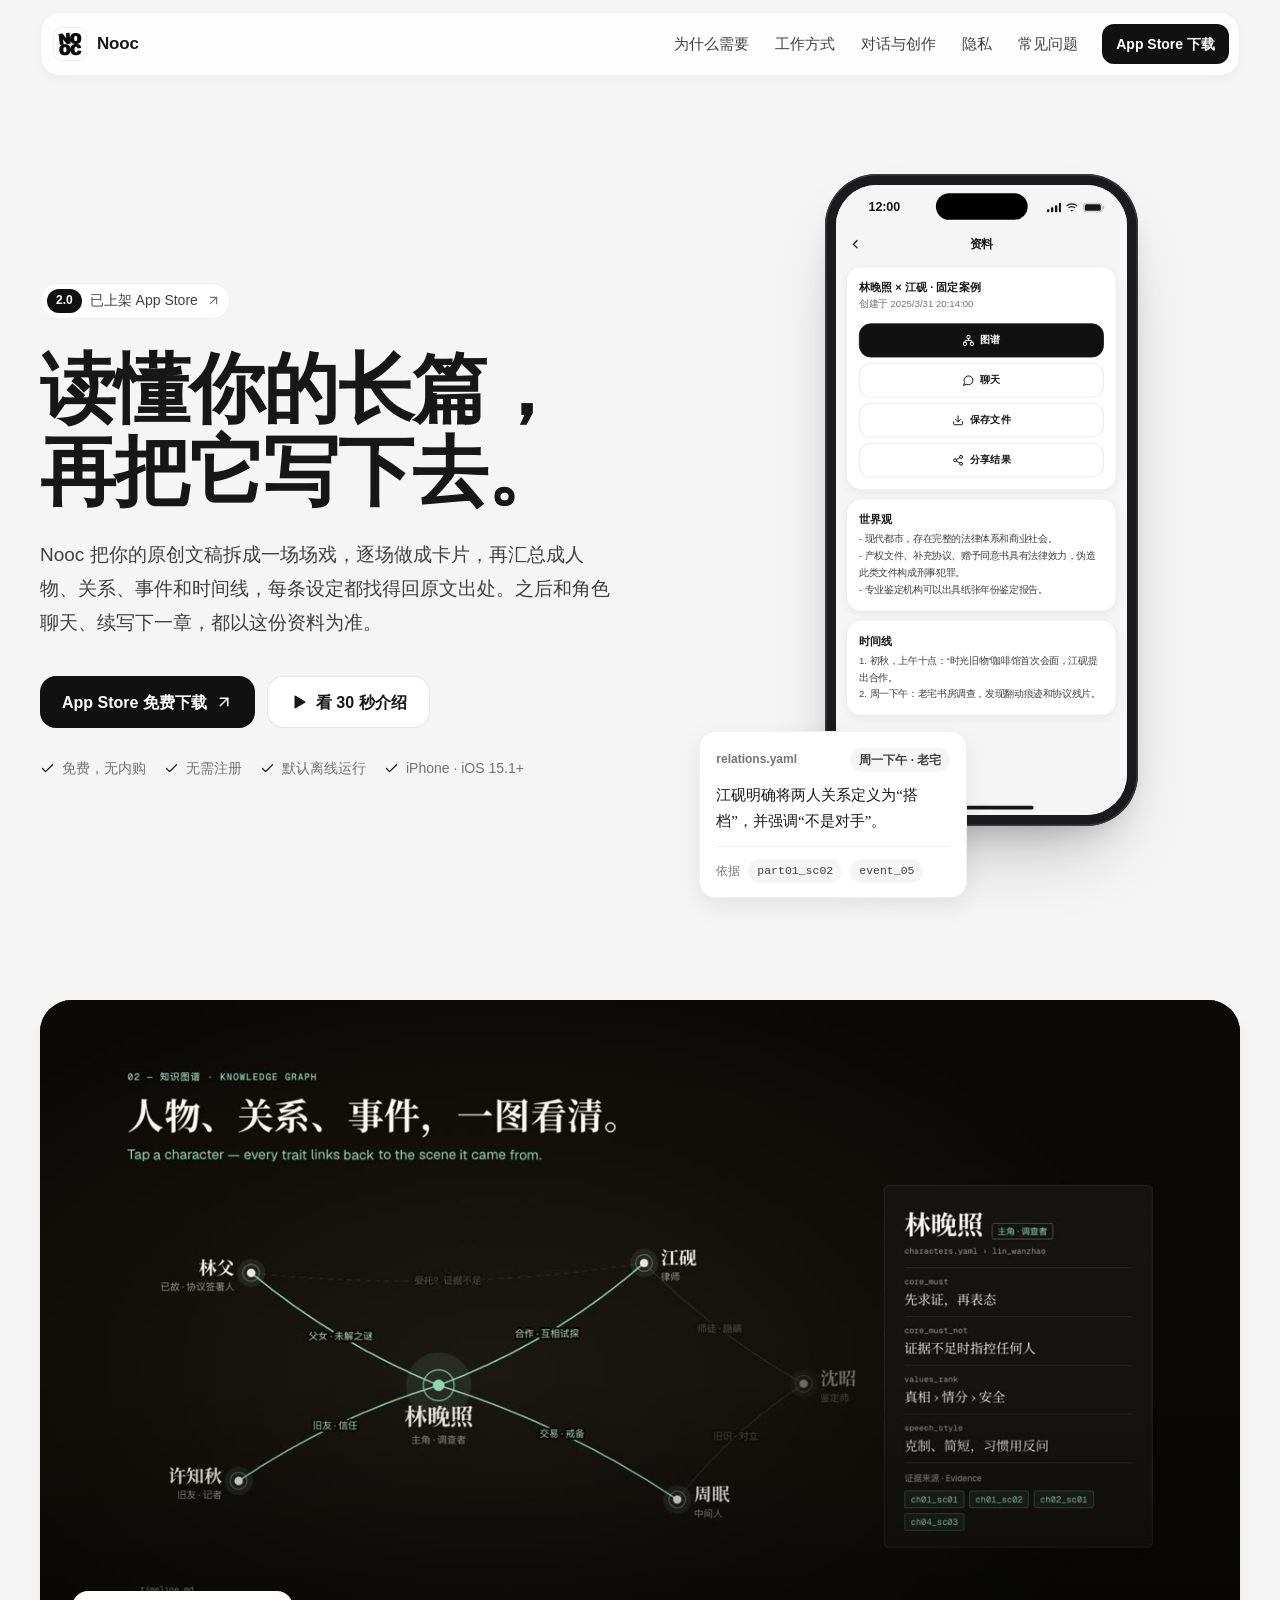
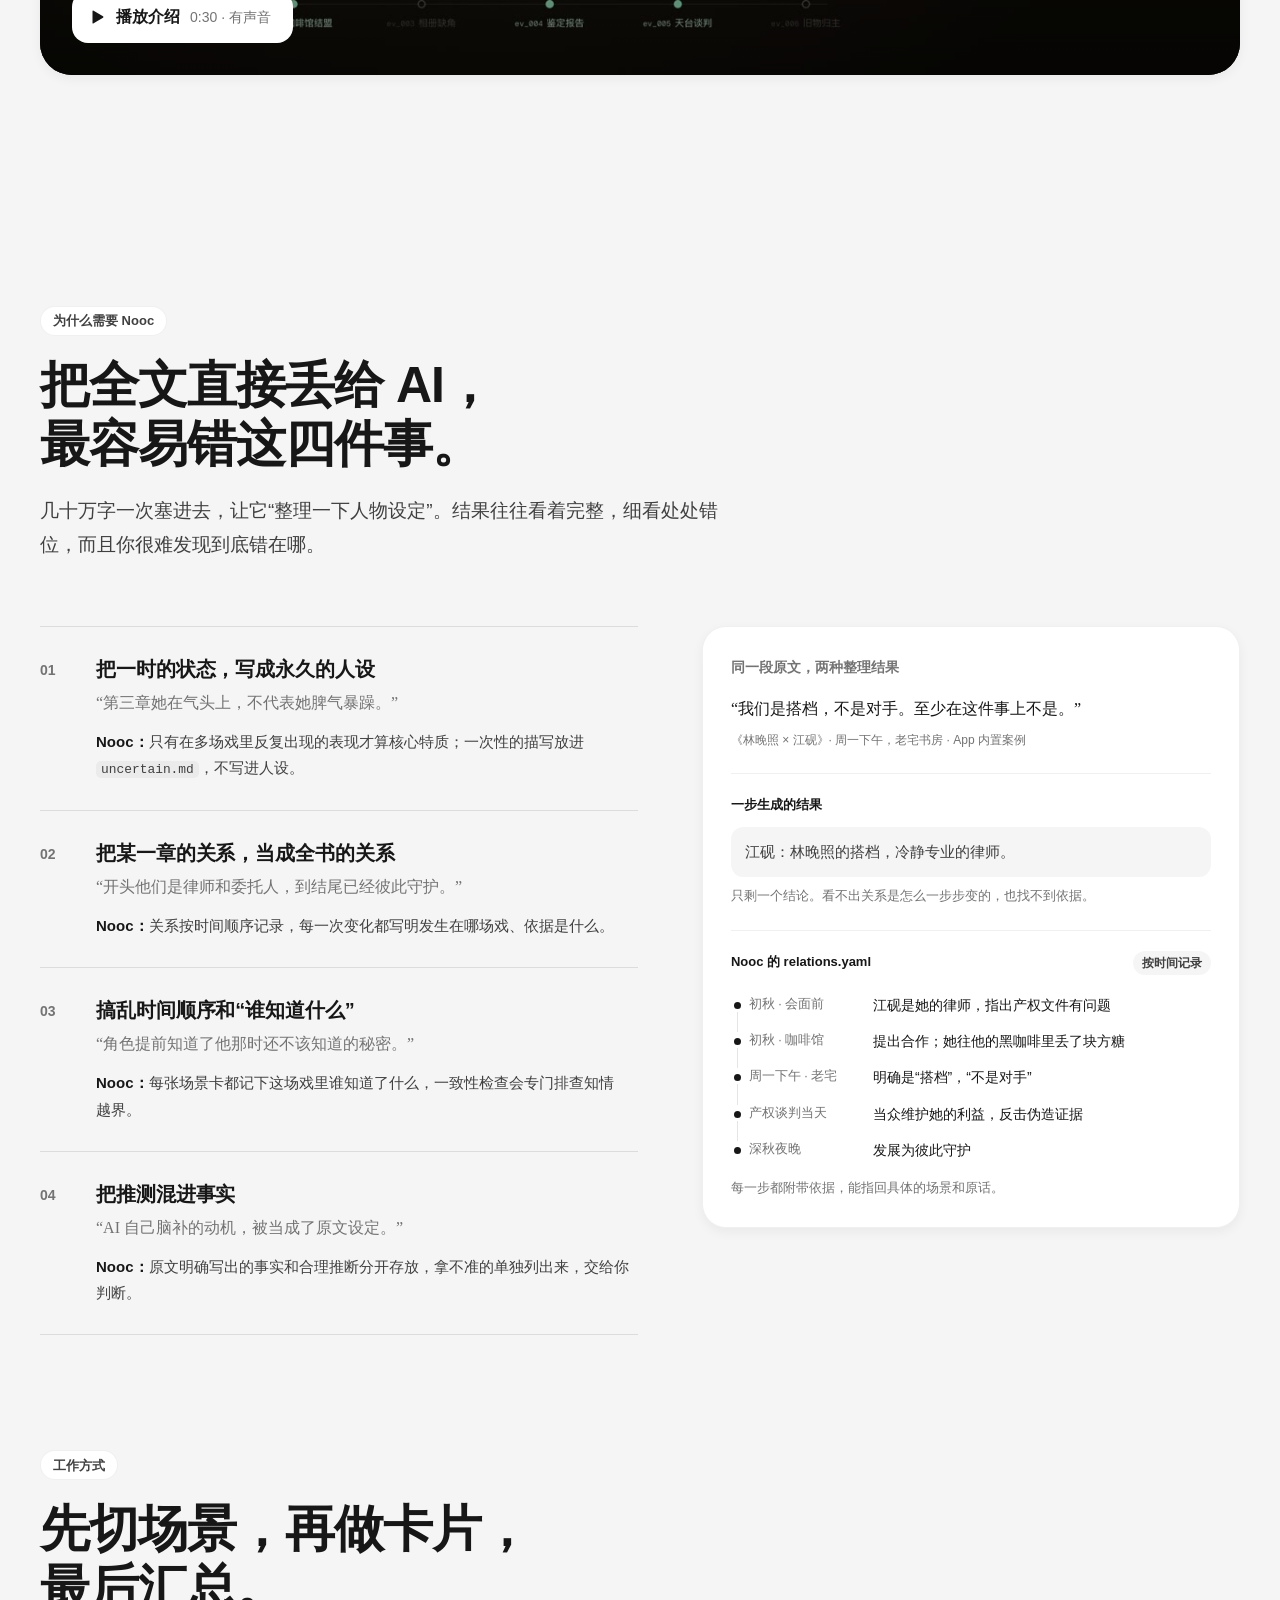
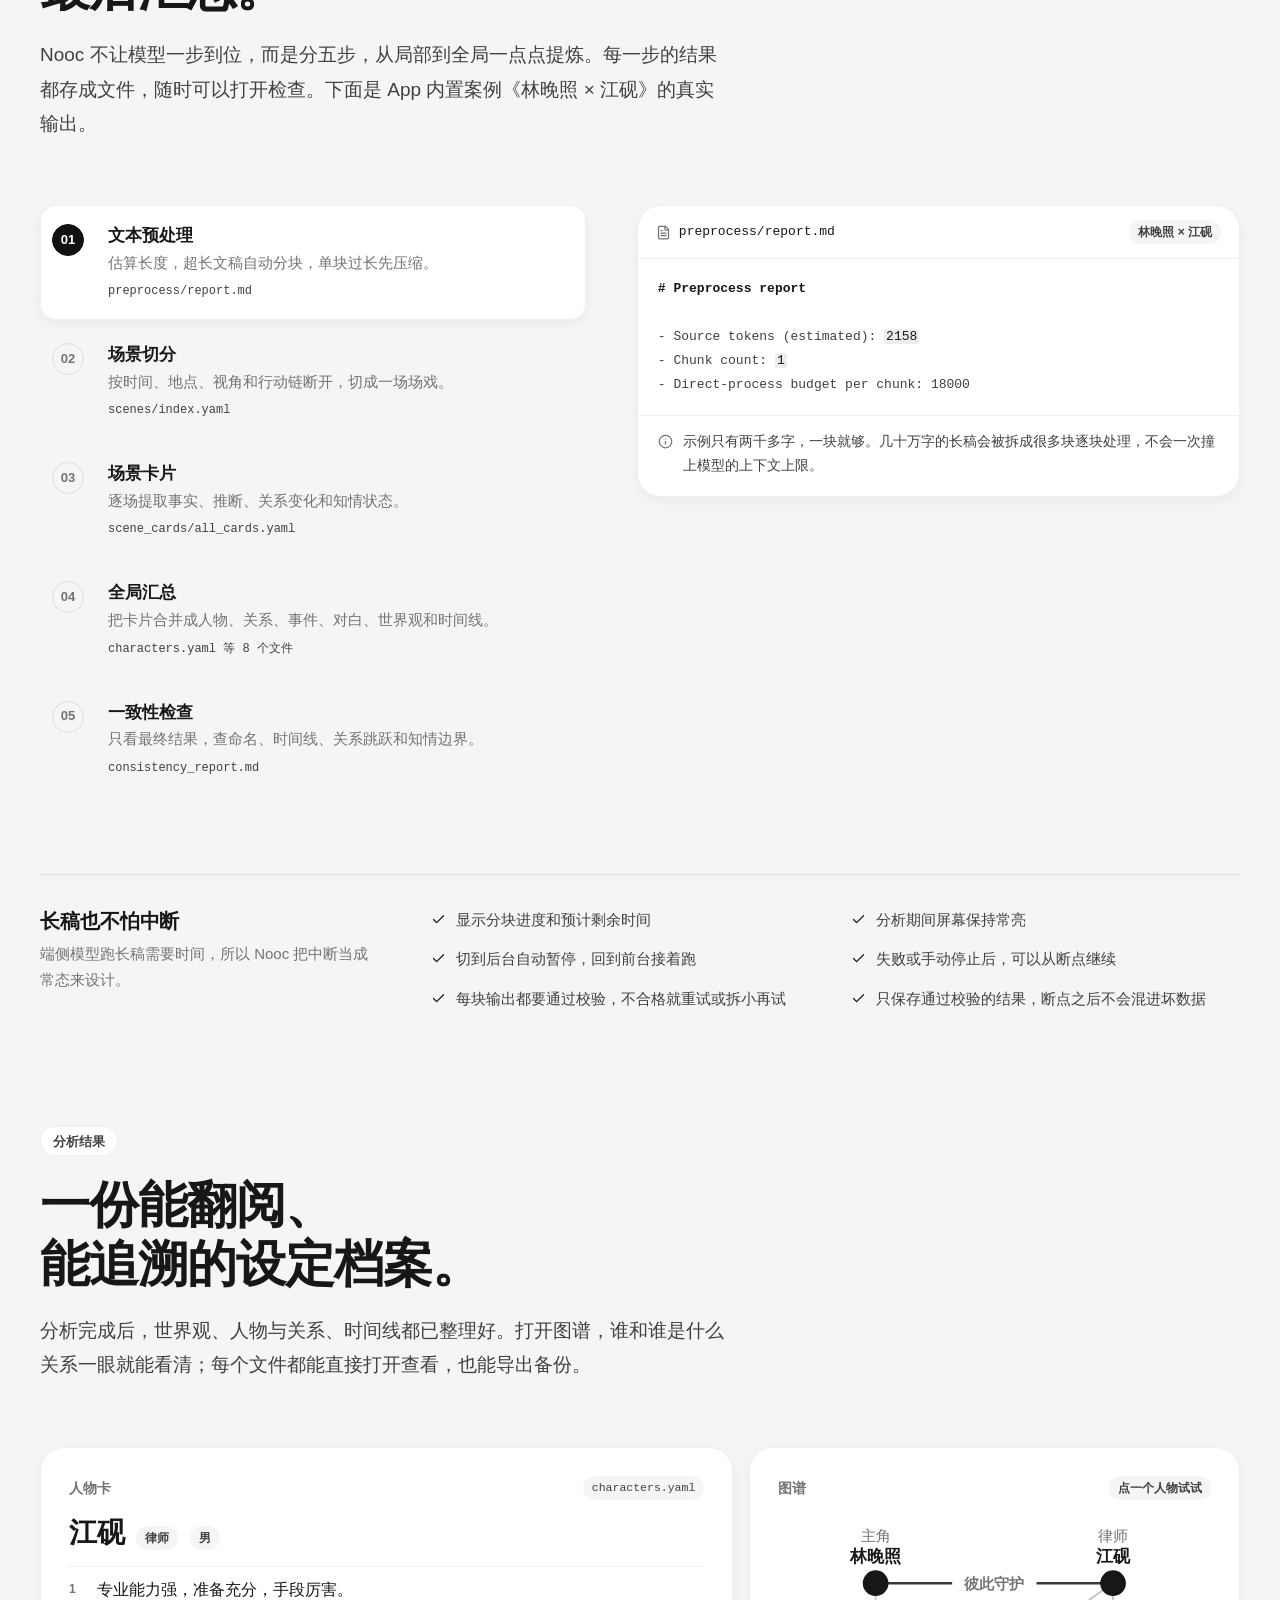
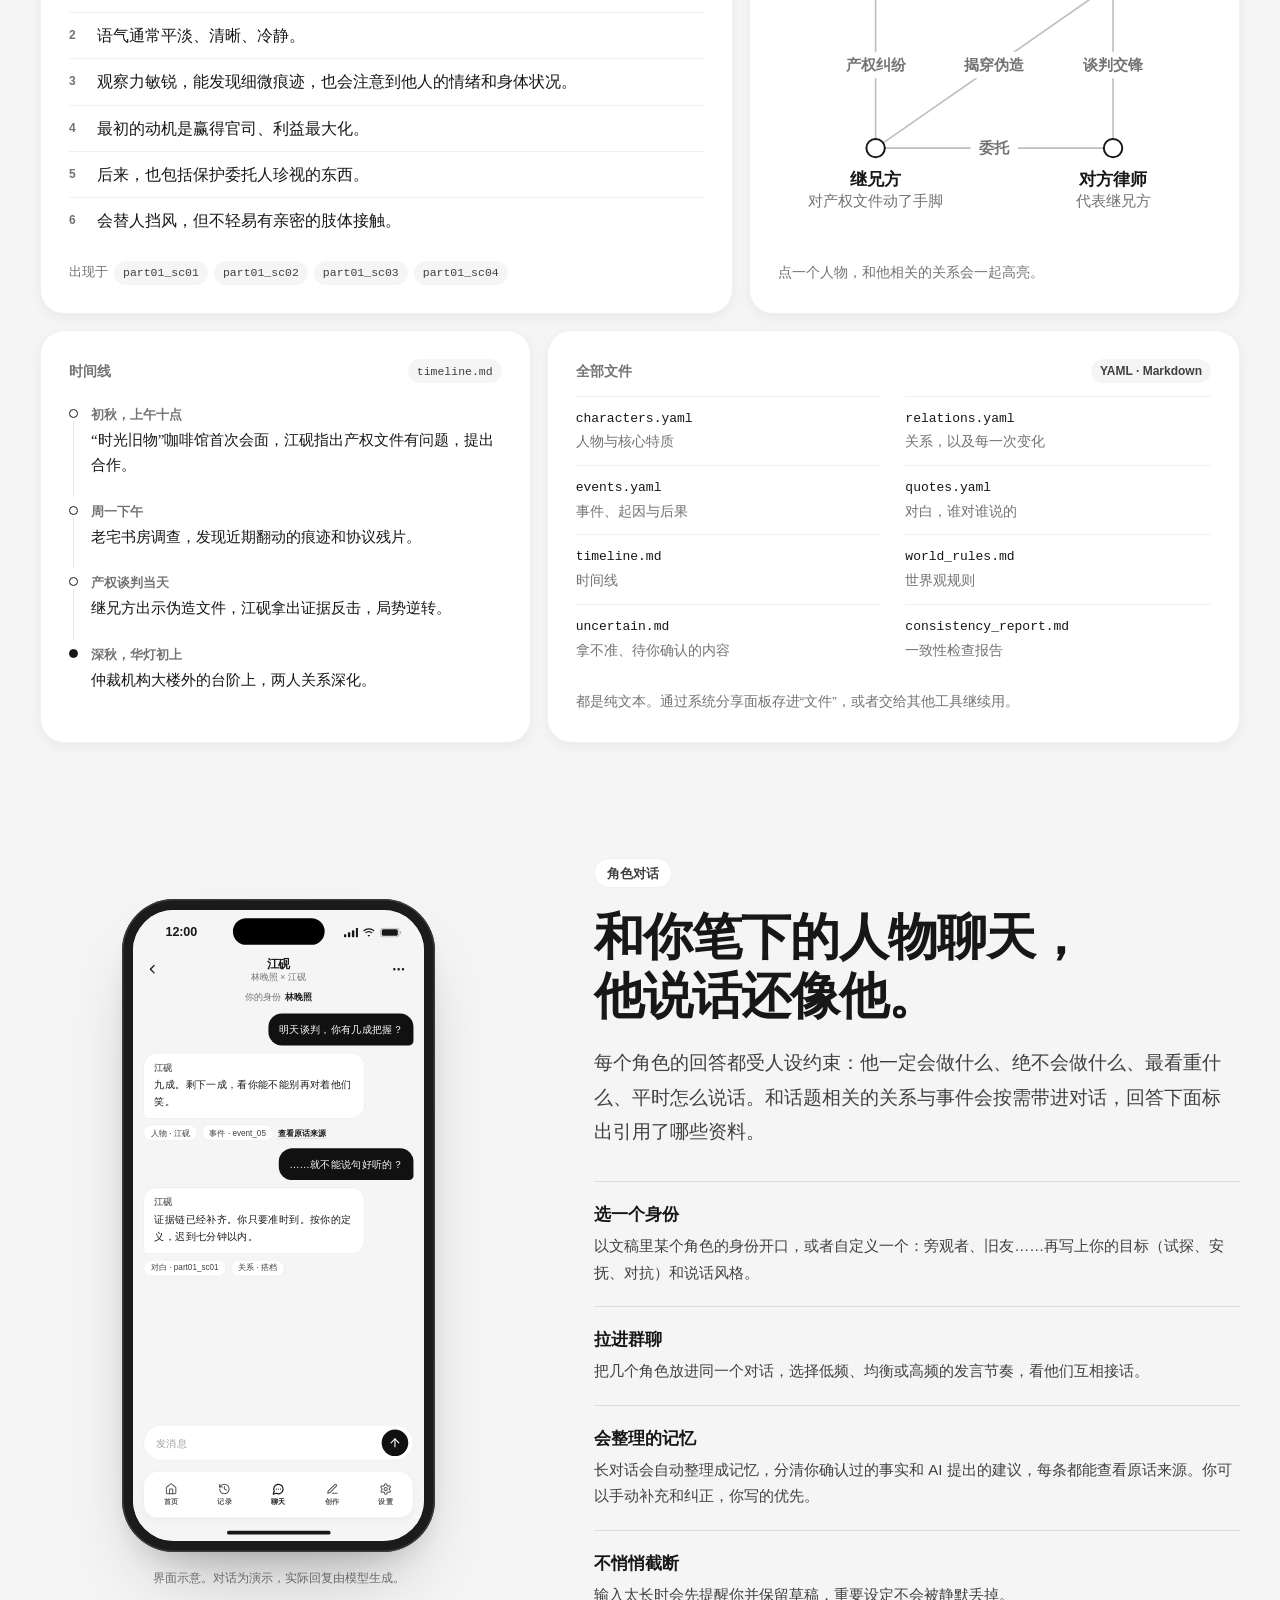
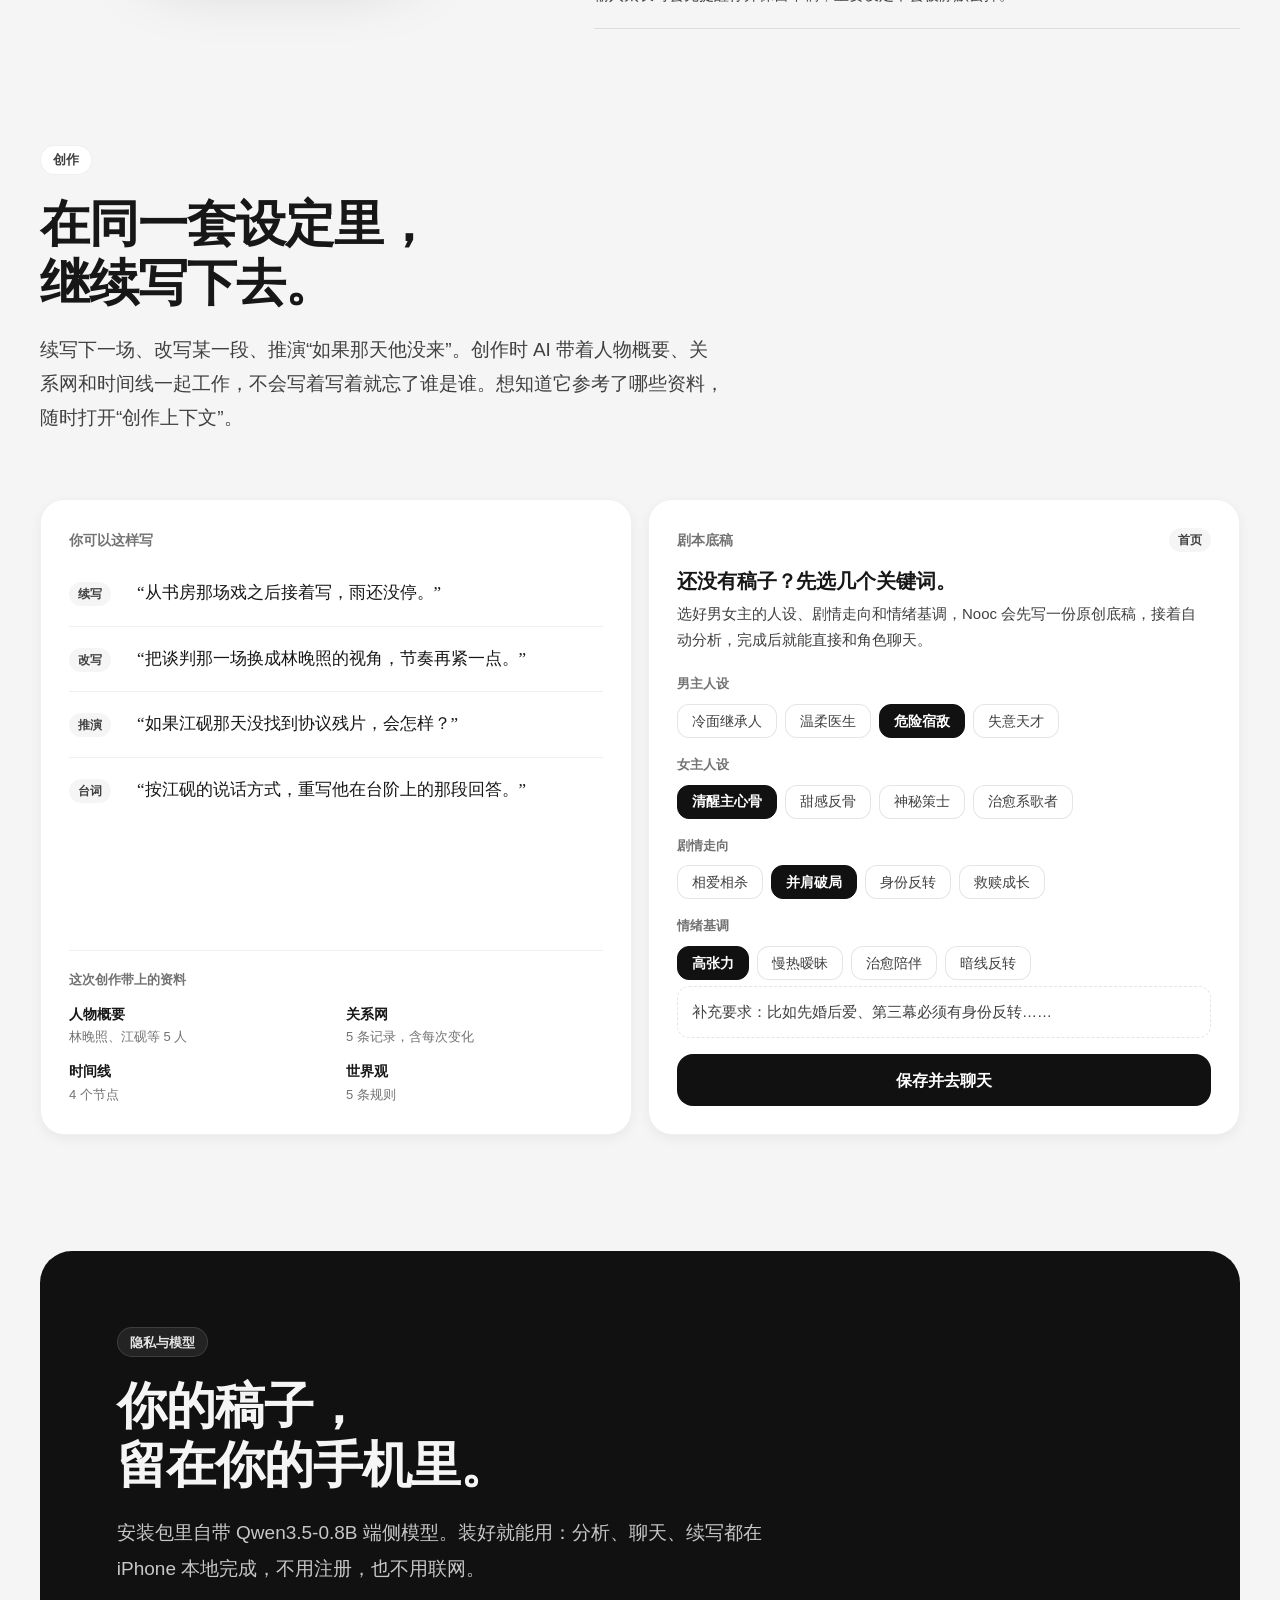
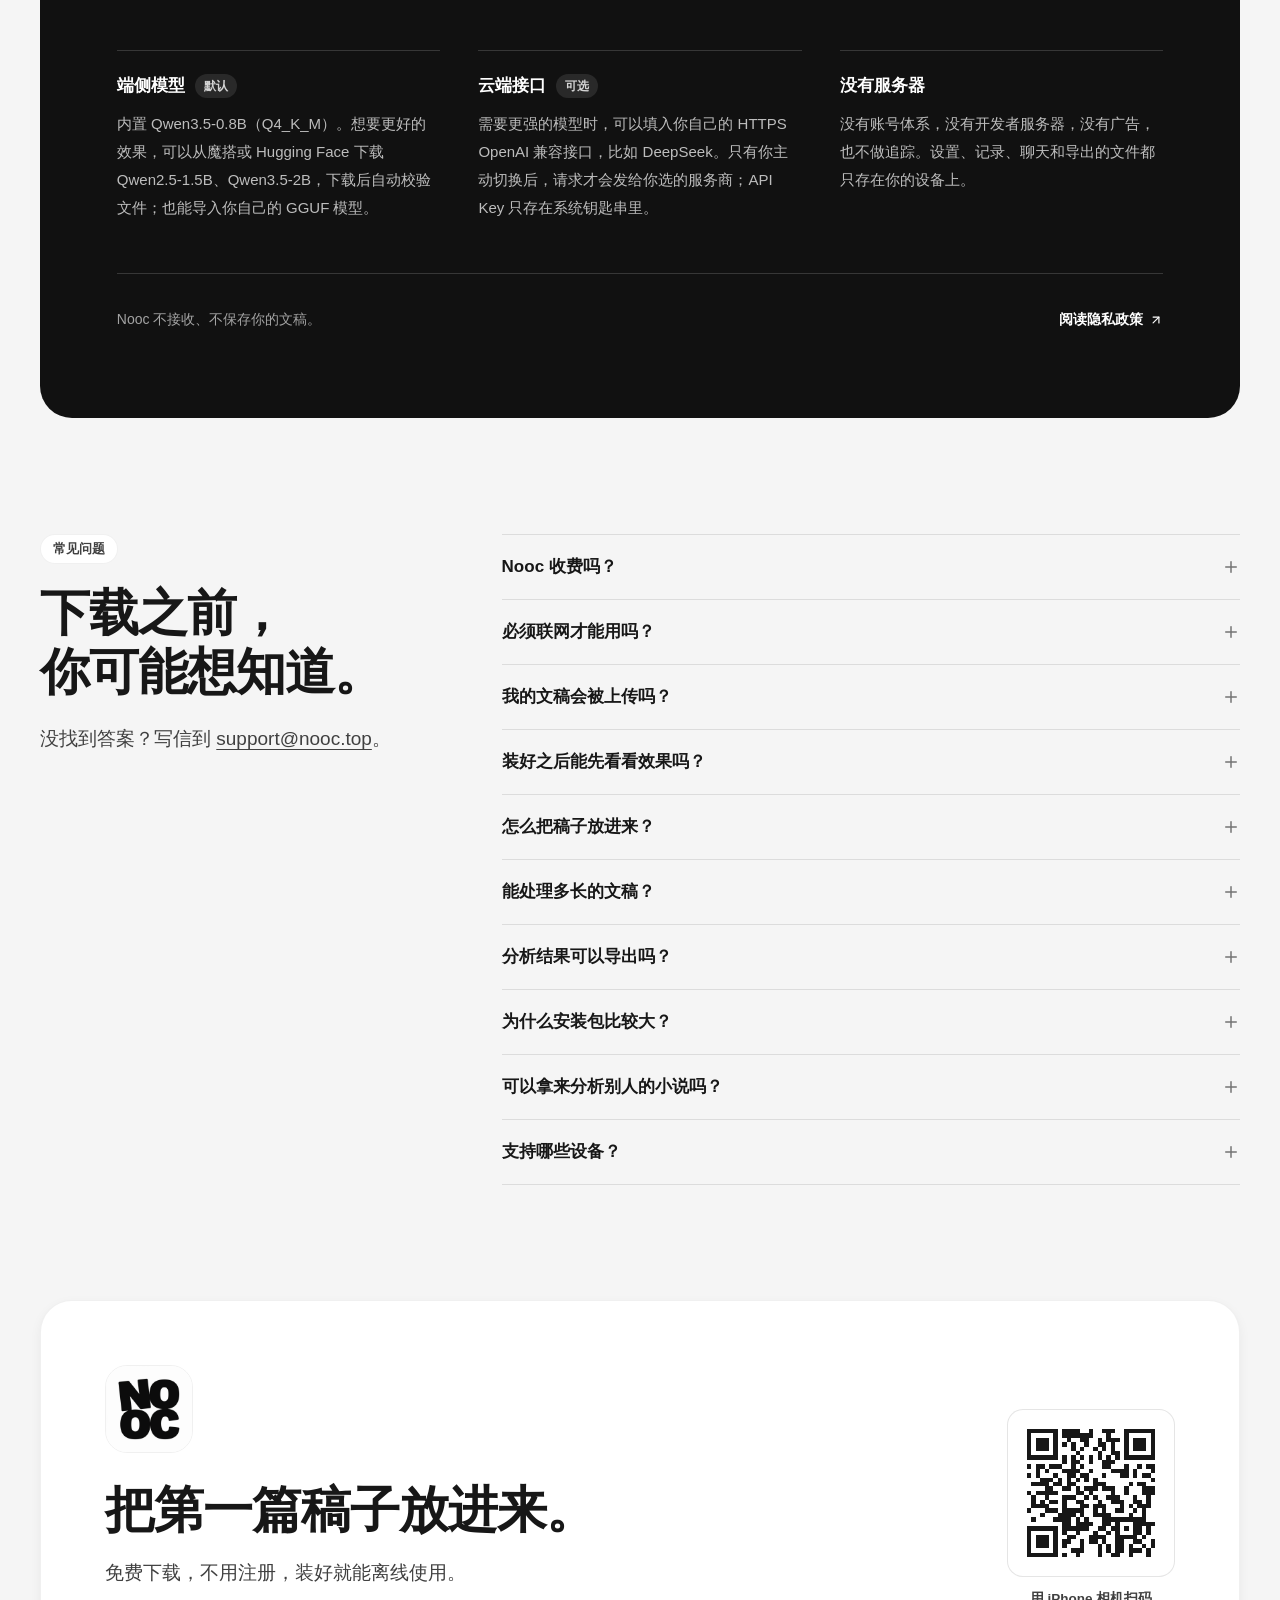
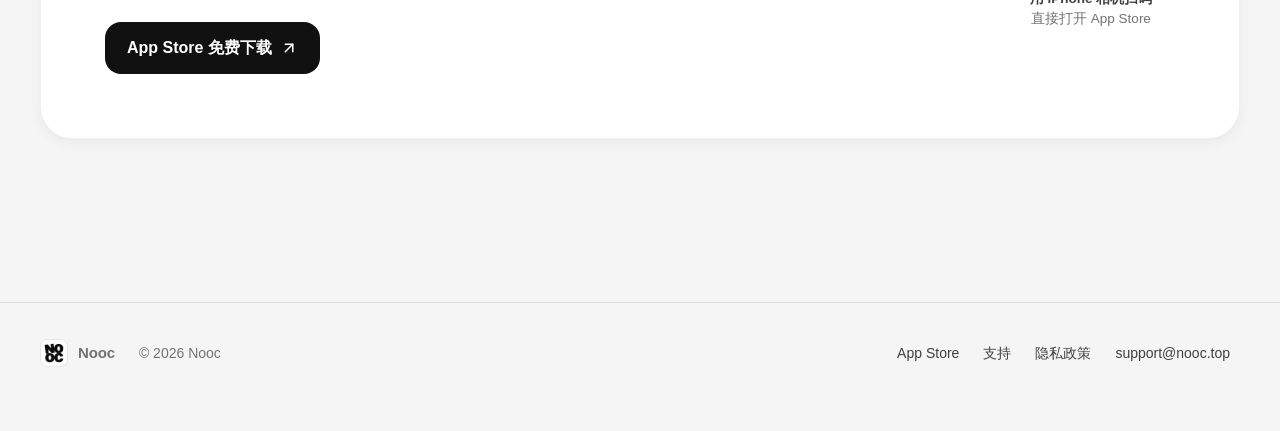
<file: index.html>
<!doctype html>
<html lang="zh-CN" class="no-js">
<head>
  <meta charset="utf-8">
  <meta name="viewport" content="width=device-width, initial-scale=1, viewport-fit=cover">
  <title>Nooc — 读懂你的长篇，再把它写下去</title>
  <meta name="description" content="Nooc 把你的原创长篇拆成场景、做成卡片，再汇总成人物、关系、事件和时间线，每条设定都能追溯到原文。之后的角色对话和续写都以这份资料为准。默认在 iPhone 本地离线运行，免费下载。">
  <meta name="apple-itunes-app" content="app-id=6761608226">
  <meta name="theme-color" content="#f5f5f5">
  <meta property="og:type" content="website">
  <meta property="og:site_name" content="Nooc">
  <meta property="og:title" content="Nooc — 读懂你的长篇，再把它写下去">
  <meta property="og:description" content="把原创长篇整理成可追溯的人物、关系、事件和时间线，再和角色聊天、继续创作。iPhone 端侧离线运行，免费下载。">
  <meta property="og:image" content="http://nooc.top/assets/og.jpg">
  <meta property="og:locale" content="zh_CN">
  <meta name="twitter:card" content="summary_large_image">
  <link rel="icon" type="image/png" href="assets/favicon.png">
  <link rel="apple-touch-icon" href="assets/apple-touch-icon.png">
  <link rel="stylesheet" href="styles.css">
  <script>document.documentElement.classList.replace("no-js", "js");</script>
  <script src="main.js" defer></script>
  <script type="application/ld+json">
  {
    "@context": "https://schema.org",
    "@type": "SoftwareApplication",
    "name": "Nooc",
    "operatingSystem": "iOS 15.1 或更高版本",
    "applicationCategory": "EntertainmentApplication",
    "description": "原创长篇结构化分析与创作工具：场景切分、场景卡片、人物关系事件汇总、一致性检查，以及角色对话和续写。默认使用 iPhone 端侧模型离线运行。",
    "downloadUrl": "https://apps.apple.com/app/id6761608226",
    "offers": { "@type": "Offer", "price": "0", "priceCurrency": "CNY" }
  }
  </script>
</head>
<body>
  <svg width="0" height="0" style="position:absolute" aria-hidden="true" focusable="false">
    <!-- Lucide icons (ISC) — the same set the app uses -->
    <symbol id="i-arrow-up-right" viewBox="0 0 24 24"><path d="M7 7h10v10"/><path d="M7 17 17 7"/></symbol>
    <symbol id="i-play" viewBox="0 0 24 24"><path d="M6 4.5v15a1 1 0 0 0 1.5.86l12.5-7.5a1 1 0 0 0 0-1.72L7.5 3.64A1 1 0 0 0 6 4.5Z"/></symbol>
    <symbol id="i-check" viewBox="0 0 24 24"><path d="M20 6 9 17l-5-5"/></symbol>
    <symbol id="i-plus" viewBox="0 0 24 24"><path d="M5 12h14"/><path d="M12 5v14"/></symbol>
    <symbol id="i-chevron-left" viewBox="0 0 24 24"><path d="m15 18-6-6 6-6"/></symbol>
    <symbol id="i-ellipsis" viewBox="0 0 24 24"><circle cx="12" cy="12" r="1"/><circle cx="19" cy="12" r="1"/><circle cx="5" cy="12" r="1"/></symbol>
    <symbol id="i-arrow-up" viewBox="0 0 24 24"><path d="m5 12 7-7 7 7"/><path d="M12 19V5"/></symbol>
    <symbol id="i-file-text" viewBox="0 0 24 24"><path d="M15 2H6a2 2 0 0 0-2 2v16a2 2 0 0 0 2 2h12a2 2 0 0 0 2-2V7Z"/><path d="M14 2v4a2 2 0 0 0 2 2h4"/><path d="M10 9H8"/><path d="M16 13H8"/><path d="M16 17H8"/></symbol>
    <symbol id="i-info" viewBox="0 0 24 24"><circle cx="12" cy="12" r="10"/><path d="M12 16v-4"/><path d="M12 8h.01"/></symbol>
    <symbol id="i-network" viewBox="0 0 24 24"><rect x="16" y="16" width="6" height="6" rx="1"/><rect x="2" y="16" width="6" height="6" rx="1"/><rect x="9" y="2" width="6" height="6" rx="1"/><path d="M5 16v-3a1 1 0 0 1 1-1h12a1 1 0 0 1 1 1v3"/><path d="M12 12V8"/></symbol>
    <symbol id="i-message-circle" viewBox="0 0 24 24"><path d="M7.9 20A9 9 0 1 0 4 16.1L2 22Z"/></symbol>
    <symbol id="i-download" viewBox="0 0 24 24"><path d="M21 15v4a2 2 0 0 1-2 2H5a2 2 0 0 1-2-2v-4"/><path d="m7 10 5 5 5-5"/><path d="M12 15V3"/></symbol>
    <symbol id="i-share" viewBox="0 0 24 24"><circle cx="18" cy="5" r="3"/><circle cx="6" cy="12" r="3"/><circle cx="18" cy="19" r="3"/><path d="m8.59 13.51 6.83 3.98"/><path d="m15.41 6.51-6.82 3.98"/></symbol>
    <symbol id="i-house" viewBox="0 0 24 24"><path d="M15 21v-8a1 1 0 0 0-1-1h-4a1 1 0 0 0-1 1v8"/><path d="M3 10a2 2 0 0 1 .709-1.528l7-5.999a2 2 0 0 1 2.582 0l7 5.999A2 2 0 0 1 21 10v9a2 2 0 0 1-2 2H5a2 2 0 0 1-2-2z"/></symbol>
    <symbol id="i-history" viewBox="0 0 24 24"><path d="M3 12a9 9 0 1 0 9-9 9.75 9.75 0 0 0-6.74 2.74L3 8"/><path d="M3 3v5h5"/><path d="M12 7v5l4 2"/></symbol>
    <symbol id="i-message-more" viewBox="0 0 24 24"><path d="M7.9 20A9 9 0 1 0 4 16.1L2 22Z"/><path d="M8 12h.01"/><path d="M12 12h.01"/><path d="M16 12h.01"/></symbol>
    <symbol id="i-pen-line" viewBox="0 0 24 24"><path d="M12 20h9"/><path d="M16.376 3.622a1 1 0 0 1 3.002 3.002L7.368 18.635a2 2 0 0 1-.855.506l-2.872.838a.5.5 0 0 1-.62-.62l.838-2.872a2 2 0 0 1 .506-.854z"/></symbol>
    <symbol id="i-settings" viewBox="0 0 24 24"><path d="M12.22 2h-.44a2 2 0 0 0-2 2v.18a2 2 0 0 1-1 1.73l-.43.25a2 2 0 0 1-2 0l-.15-.08a2 2 0 0 0-2.73.73l-.22.38a2 2 0 0 0 .73 2.73l.15.1a2 2 0 0 1 1 1.72v.51a2 2 0 0 1-1 1.74l-.15.09a2 2 0 0 0-.73 2.73l.22.38a2 2 0 0 0 2.73.73l.15-.08a2 2 0 0 1 2 0l.43.25a2 2 0 0 1 1 1.73V20a2 2 0 0 0 2 2h.44a2 2 0 0 0 2-2v-.18a2 2 0 0 1 1-1.73l.43-.25a2 2 0 0 1 2 0l.15.08a2 2 0 0 0 2.73-.73l.22-.39a2 2 0 0 0-.73-2.73l-.15-.08a2 2 0 0 1-1-1.74v-.5a2 2 0 0 1 1-1.74l.15-.09a2 2 0 0 0 .73-2.73l-.22-.38a2 2 0 0 0-2.73-.73l-.15.08a2 2 0 0 1-2 0l-.43-.25a2 2 0 0 1-1-1.73V4a2 2 0 0 0-2-2z"/><circle cx="12" cy="12" r="3"/></symbol>
  </svg>

  <a class="skip-link" href="#main">跳到正文</a>

  <header class="nav wrap">
    <nav class="nav-bar" aria-label="主导航">
      <a class="brand" href="#top" aria-label="Nooc 首页">
        <img src="assets/icon-512.png" alt="" width="34" height="34">
        <span>Nooc</span>
      </a>
      <div class="nav-links">
        <a href="#why">为什么需要</a>
        <a href="#how">工作方式</a>
        <a href="#chat">对话与创作</a>
        <a href="#privacy">隐私</a>
        <a href="#faq">常见问题</a>
      </div>
      <a class="btn btn-primary btn-sm nav-cta" href="https://apps.apple.com/app/id6761608226" rel="noopener">
        App Store 下载
      </a>
    </nav>
  </header>

  <main id="main">
    <!-- ================= Hero ================= -->
    <section class="hero" id="top" aria-labelledby="hero-title">
      <div class="wrap hero-grid">
        <div class="hero-copy">
          <a class="release-pill" href="https://apps.apple.com/app/id6761608226" rel="noopener">
            <b>2.0</b>已上架 App Store
            <svg class="icon" aria-hidden="true"><use href="#i-arrow-up-right"/></svg>
          </a>
          <h1 class="display" id="hero-title">读懂你的长篇，<br>再把它写下去。</h1>
          <p class="lead">Nooc 把你的原创文稿拆成一场场戏，逐场做成卡片，再汇总成人物、关系、事件和时间线，每条设定都找得回原文出处。之后和角色聊天、续写下一章，都以这份资料为准。</p>
          <div class="cta-row">
            <a class="btn btn-primary" href="https://apps.apple.com/app/id6761608226" rel="noopener">
              App Store 免费下载
              <svg class="icon" aria-hidden="true"><use href="#i-arrow-up-right"/></svg>
            </a>
            <a class="btn btn-secondary" href="#film">
              <svg class="icon" aria-hidden="true" style="fill:currentColor;stroke:none"><use href="#i-play"/></svg>
              看 30 秒介绍
            </a>
          </div>
          <ul class="meta-row" aria-label="基本信息">
            <li><svg class="icon" aria-hidden="true"><use href="#i-check"/></svg>免费，无内购</li>
            <li><svg class="icon" aria-hidden="true"><use href="#i-check"/></svg>无需注册</li>
            <li><svg class="icon" aria-hidden="true"><use href="#i-check"/></svg>默认离线运行</li>
            <li><svg class="icon" aria-hidden="true"><use href="#i-check"/></svg>iPhone · iOS 15.1+</li>
          </ul>
        </div>

        <div class="hero-visual">
          <figure class="device" role="img" aria-label="Nooc 资料页示意：内置案例《林晚照 × 江砚》的分析结果，包含图谱、聊天、保存与分享入口，以及世界观和时间线摘要。">
            <div class="device-viewport" aria-hidden="true">
              <div class="device-screen">
                <div class="ios-status">
                  <span>12:00</span>
                  <span class="ios-island"></span>
                  <span class="ios-icons">
                    <svg viewBox="0 0 18 12"><rect x="0" y="8" width="3" height="4" rx="1"/><rect x="5" y="5.5" width="3" height="6.5" rx="1"/><rect x="10" y="3" width="3" height="9" rx="1"/><rect x="15" y="0" width="3" height="12" rx="1"/></svg>
                    <svg viewBox="0 0 16 12"><path d="M8 2.2c2.3 0 4.4.9 6 2.4l1.1-1.2A10.2 10.2 0 0 0 8 .5 10.2 10.2 0 0 0 .9 3.4L2 4.6a8.6 8.6 0 0 1 6-2.4Zm0 3.4c1.4 0 2.6.5 3.6 1.4l1.1-1.2A6.9 6.9 0 0 0 8 3.9a6.9 6.9 0 0 0-4.7 1.9l1.1 1.2c1-.9 2.2-1.4 3.6-1.4Zm0 3.3c-.6 0-1.2.2-1.6.6L8 11.3l1.6-1.8c-.4-.4-1-.6-1.6-.6Z"/></svg>
                    <svg viewBox="0 0 27 12"><rect x=".5" y=".5" width="23" height="11" rx="3.2" fill="none" stroke="#171717" stroke-opacity=".35"/><rect x="2" y="2" width="20" height="8" rx="2"/><path d="M25 4v4c.8-.3 1.3-1.1 1.3-2S25.8 4.3 25 4Z" fill-opacity=".4"/></svg>
                  </span>
                </div>
                <div class="app-header">
                  <span class="back"><svg class="icon"><use href="#i-chevron-left"/></svg></span>
                  <span class="title">资料</span>
                  <span></span>
                </div>
                <div class="app-body">
                  <div class="a-card">
                    <h4>林晚照 × 江砚 · 固定案例</h4>
                    <p class="a-sub">创建于 2025/3/31 20:14:00</p>
                    <div class="a-actions">
                      <span class="a-btn is-primary"><svg class="icon"><use href="#i-network"/></svg>图谱</span>
                      <span class="a-btn"><svg class="icon"><use href="#i-message-circle"/></svg>聊天</span>
                      <span class="a-btn"><svg class="icon"><use href="#i-download"/></svg>保存文件</span>
                      <span class="a-btn"><svg class="icon"><use href="#i-share"/></svg>分享结果</span>
                    </div>
                  </div>
                  <div class="a-card">
                    <h4>世界观</h4>
                    <ul>
                      <li>- 现代都市，存在完整的法律体系和商业社会。</li>
                      <li>- 产权文件、补充协议、赠予同意书具有法律效力，伪造此类文件构成刑事犯罪。</li>
                      <li>- 专业鉴定机构可以出具纸张年份鉴定报告。</li>
                    </ul>
                  </div>
                  <div class="a-card">
                    <h4>时间线</h4>
                    <ul>
                      <li>1. 初秋，上午十点：“时光旧物”咖啡馆首次会面，江砚提出合作。</li>
                      <li>2. 周一下午：老宅书房调查，发现翻动痕迹和协议残片。</li>
                    </ul>
                  </div>
                </div>
                <span class="ios-home"></span>
              </div>
            </div>
          </figure>

          <aside class="evidence-card" aria-label="追溯示例">
            <div class="ev-label">
              <span>relations.yaml</span>
              <span class="tag">周一下午 · 老宅</span>
            </div>
            <blockquote>江砚明确将两人关系定义为“搭档”，并强调“不是对手”。</blockquote>
            <div class="ev-foot">
              <span>依据</span>
              <span class="tag tag-mono">part01_sc02</span>
              <span class="tag tag-mono">event_05</span>
            </div>
          </aside>
        </div>
      </div>
    </section>

    <!-- ================= Film ================= -->
    <section class="film" id="film" aria-label="30 秒介绍视频">
      <div class="wrap">
        <div class="film-frame">
          <video controls preload="none" playsinline poster="assets/promo-poster.jpg" aria-label="Nooc 30 秒介绍视频，有背景音乐">
            <source src="assets/nooc-promo.mp4" type="video/mp4">
          </video>
          <button class="film-play" type="button" aria-label="播放 30 秒介绍视频">
            <span>
              <svg class="icon" aria-hidden="true"><use href="#i-play"/></svg>
              播放介绍 <small>0:30 · 有声音</small>
            </span>
          </button>
        </div>
      </div>
    </section>

    <!-- ================= Why ================= -->
    <section class="section" id="why" aria-labelledby="why-title">
      <div class="wrap">
        <header class="section-head">
          <span class="chip">为什么需要 Nooc</span>
          <h2 class="h2" id="why-title">把全文直接丢给 AI，<br>最容易错这四件事。</h2>
          <p class="lead">几十万字一次塞进去，让它“整理一下人物设定”。结果往往看着完整，细看处处错位，而且你很难发现到底错在哪。</p>
        </header>

        <div class="why-grid">
          <ol class="pitfalls">
            <li>
              <span class="pit-no">01</span>
              <div>
                <h3 class="h3">把一时的状态，写成永久的人设</h3>
                <p class="pit-eg">“第三章她在气头上，不代表她脾气暴躁。”</p>
                <p class="pit-fix"><strong>Nooc：</strong>只有在多场戏里反复出现的表现才算核心特质；一次性的描写放进 <code>uncertain.md</code>，不写进人设。</p>
              </div>
            </li>
            <li>
              <span class="pit-no">02</span>
              <div>
                <h3 class="h3">把某一章的关系，当成全书的关系</h3>
                <p class="pit-eg">“开头他们是律师和委托人，到结尾已经彼此守护。”</p>
                <p class="pit-fix"><strong>Nooc：</strong>关系按时间顺序记录，每一次变化都写明发生在哪场戏、依据是什么。</p>
              </div>
            </li>
            <li>
              <span class="pit-no">03</span>
              <div>
                <h3 class="h3">搞乱时间顺序和“谁知道什么”</h3>
                <p class="pit-eg">“角色提前知道了他那时还不该知道的秘密。”</p>
                <p class="pit-fix"><strong>Nooc：</strong>每张场景卡都记下这场戏里谁知道了什么，一致性检查会专门排查知情越界。</p>
              </div>
            </li>
            <li>
              <span class="pit-no">04</span>
              <div>
                <h3 class="h3">把推测混进事实</h3>
                <p class="pit-eg">“AI 自己脑补的动机，被当成了原文设定。”</p>
                <p class="pit-fix"><strong>Nooc：</strong>原文明确写出的事实和合理推断分开存放，拿不准的单独列出来，交给你判断。</p>
              </div>
            </li>
          </ol>

          <aside class="compare" aria-labelledby="compare-title">
            <p class="compare-title" id="compare-title">同一段原文，两种整理结果</p>
            <blockquote class="compare-source">
              “我们是搭档，不是对手。至少在这件事上不是。”
              <cite>《林晚照 × 江砚》· 周一下午，老宅书房 · App 内置案例</cite>
            </blockquote>

            <div class="compare-block">
              <p class="compare-label">一步生成的结果</p>
              <p class="compare-naive">江砚：林晚照的搭档，冷静专业的律师。</p>
              <p class="compare-note">只剩一个结论。看不出关系是怎么一步步变的，也找不到依据。</p>
            </div>

            <div class="compare-block">
              <p class="compare-label">
                <span>Nooc 的 relations.yaml</span>
                <span class="tag">按时间记录</span>
              </p>
              <ol class="rel-steps">
                <li><span class="when">初秋 · 会面前</span><span>江砚是她的律师，指出产权文件有问题</span></li>
                <li><span class="when">初秋 · 咖啡馆</span><span>提出合作；她往他的黑咖啡里丢了块方糖</span></li>
                <li><span class="when">周一下午 · 老宅</span><span>明确是“搭档”，“不是对手”</span></li>
                <li><span class="when">产权谈判当天</span><span>当众维护她的利益，反击伪造证据</span></li>
                <li><span class="when">深秋夜晚</span><span>发展为彼此守护</span></li>
              </ol>
              <p class="compare-note">每一步都附带依据，能指回具体的场景和原话。</p>
            </div>
          </aside>
        </div>
      </div>
    </section>

    <!-- ================= How ================= -->
    <section class="section" id="how" aria-labelledby="how-title">
      <div class="wrap">
        <header class="section-head">
          <span class="chip">工作方式</span>
          <h2 class="h2" id="how-title">先切场景，再做卡片，<br>最后汇总。</h2>
          <p class="lead">Nooc 不让模型一步到位，而是分五步，从局部到全局一点点提炼。每一步的结果都存成文件，随时可以打开检查。下面是 App 内置案例《林晚照 × 江砚》的真实输出。</p>
        </header>

        <div class="pipeline">
          <div class="steps" role="tablist" aria-label="分析步骤" aria-orientation="vertical">
            <button class="step" type="button" role="tab" id="tab-1" aria-controls="panel-1" aria-selected="true">
              <span class="step-no">01</span>
              <span class="step-name">文本预处理</span>
              <span class="step-desc">估算长度，超长文稿自动分块，单块过长先压缩。</span>
              <code class="step-file">preprocess/report.md</code>
            </button>
            <button class="step" type="button" role="tab" id="tab-2" aria-controls="panel-2" aria-selected="false">
              <span class="step-no">02</span>
              <span class="step-name">场景切分</span>
              <span class="step-desc">按时间、地点、视角和行动链断开，切成一场场戏。</span>
              <code class="step-file">scenes/index.yaml</code>
            </button>
            <button class="step" type="button" role="tab" id="tab-3" aria-controls="panel-3" aria-selected="false">
              <span class="step-no">03</span>
              <span class="step-name">场景卡片</span>
              <span class="step-desc">逐场提取事实、推断、关系变化和知情状态。</span>
              <code class="step-file">scene_cards/all_cards.yaml</code>
            </button>
            <button class="step" type="button" role="tab" id="tab-4" aria-controls="panel-4" aria-selected="false">
              <span class="step-no">04</span>
              <span class="step-name">全局汇总</span>
              <span class="step-desc">把卡片合并成人物、关系、事件、对白、世界观和时间线。</span>
              <code class="step-file">characters.yaml 等 8 个文件</code>
            </button>
            <button class="step" type="button" role="tab" id="tab-5" aria-controls="panel-5" aria-selected="false">
              <span class="step-no">05</span>
              <span class="step-name">一致性检查</span>
              <span class="step-desc">只看最终结果，查命名、时间线、关系跳跃和知情边界。</span>
              <code class="step-file">consistency_report.md</code>
            </button>
          </div>

          <div class="file-card">
            <section class="panel" id="panel-1" role="tabpanel" aria-labelledby="tab-1" tabindex="0">
              <div class="file-head">
                <span class="file-name"><svg class="icon" aria-hidden="true"><use href="#i-file-text"/></svg>preprocess/report.md</span>
                <span class="tag">林晚照 × 江砚</span>
              </div>
              <p class="panel-desc">估算长度，超长文稿自动分块，单块过长先压缩。</p>
<pre><span class="h"># Preprocess report</span>

- Source tokens (estimated): <mark>2158</mark>
- Chunk count: <mark>1</mark>
- Direct-process budget per chunk: 18000</pre>
              <p class="panel-note"><svg class="icon" aria-hidden="true"><use href="#i-info"/></svg><span>示例只有两千多字，一块就够。几十万字的长稿会被拆成很多块逐块处理，不会一次撞上模型的上下文上限。</span></p>
            </section>

            <section class="panel" id="panel-2" role="tabpanel" aria-labelledby="tab-2" tabindex="0">
              <div class="file-head">
                <span class="file-name"><svg class="icon" aria-hidden="true"><use href="#i-file-text"/></svg>scenes/index.yaml</span>
                <span class="tag">4 场戏中的第 2 场</span>
              </div>
              <p class="panel-desc">按时间、地点、视角和行动链断开，切成一场场戏。</p>
<pre>- <span class="k">scene_id:</span> part01_sc02
  <span class="k">location:</span> 老宅书房
  <span class="k">time:</span> 周一下午，天色阴沉酝酿秋雨
  <span class="k">pov:</span> 林晚照
  <span class="k">characters:</span> ["林晚照", "江砚"]
  <span class="k">summary:</span> 林晚照和江砚在老宅书房调查。江砚发现书柜上有新鲜刮痕，并出示从继兄助理碎纸机找到的早期补充协议残片……
  <span class="k">source_span:</span> <mark>"周一下午，老宅书房...至少在这件事上不是。"</mark></pre>
              <p class="panel-note"><svg class="icon" aria-hidden="true"><use href="#i-info"/></svg><span>每场戏都记下时间、地点、视角、在场人物，以及它在原文里的起止位置。</span></p>
            </section>

            <section class="panel" id="panel-3" role="tabpanel" aria-labelledby="tab-3" tabindex="0">
              <div class="file-head">
                <span class="file-name"><svg class="icon" aria-hidden="true"><use href="#i-file-text"/></svg>scene_cards/all_cards.yaml</span>
                <span class="tag">节选</span>
              </div>
              <p class="panel-desc">逐场提取事实、推断、关系变化和知情状态。</p>
<pre><span class="k">scene_id:</span> part01_sc01
<span class="k">location:</span> "时光旧物"咖啡馆
<mark>explicit_facts:</mark>
  - 江砚说林晚照迟到七分钟。
  - 江砚提出合作，条件是事情彻底解决前，林晚照一切行动听他的安排。
  - 林晚照拿起方糖丢进江砚的黑咖啡里。
<mark>soft_inferences:</mark>
  - 林晚照通过加方糖的举动强调合作的平等性。
  - 江砚接受方糖并喝下咖啡，可能意味着他默许了某种平等的互动姿态。
<span class="k">relation_changes:</span>
  - 江砚从指出问题的律师，转变为提出合作的搭档。
<span class="k">knowledge_state:</span>
  - 林晚照得知继兄对父亲老书房产权文件做了手脚。</pre>
              <p class="panel-note"><svg class="icon" aria-hidden="true"><use href="#i-info"/></svg><span>原文明确写了的进 explicit_facts，读出来的进 soft_inferences，两者不会混在一起。</span></p>
            </section>

            <section class="panel" id="panel-4" role="tabpanel" aria-labelledby="tab-4" tabindex="0">
              <div class="file-head">
                <span class="file-name"><svg class="icon" aria-hidden="true"><use href="#i-file-text"/></svg>characters.yaml</span>
                <span class="tag">节选</span>
              </div>
              <p class="panel-desc">把卡片合并成人物、关系、事件、对白、世界观和时间线。</p>
<pre><span class="h">江砚:</span>
  - <span class="k">职业:</span> 律师
  - <span class="k">核心特质:</span>
    - 专业能力强，准备充分，手段厉害。
    - 语气通常平淡、清晰、冷静。
    - 观察力敏锐（能发现细微痕迹，注意到他人情绪和身体状况）。
    - <mark>最初</mark>动机是赢得官司和利益最大化。
    - <mark>后期</mark>动机可包含保护委托人珍视之物。
    - 行动上会提供保护（挡风），但不轻易进行亲密肢体接触。</pre>
              <p class="panel-note"><svg class="icon" aria-hidden="true"><use href="#i-info"/></svg><span>“最初”和“后期”的动机分开记：人物会变，汇总时不会被压成一句话。去重与合并由程序完成，同样的卡片总能得到同样的结果。</span></p>
            </section>

            <section class="panel" id="panel-5" role="tabpanel" aria-labelledby="tab-5" tabindex="0">
              <div class="file-head">
                <span class="file-name"><svg class="icon" aria-hidden="true"><use href="#i-file-text"/></svg>consistency_report.md</span>
                <span class="tag">节选</span>
              </div>
              <p class="panel-desc">只看最终结果，查命名、时间线、关系跳跃和知情边界。</p>
<pre><span class="h">## 7. 证据充分性</span>
<mark>检查结果：部分项目需要调整。</mark>

- events.yaml 中 event_02 的 description 为：“林晚照往江砚的黑咖啡里加了一块方糖，以强调合作的平等性。”
  此处的“以强调合作的平等性”是动机推断，应移至 uncertain.md。

<span class="k">建议修改：</span>仅保留可观察行为——“林晚照往江砚的黑咖啡里加了一块方糖。”</pre>
              <p class="panel-note"><svg class="icon" aria-hidden="true"><use href="#i-info"/></svg><span>报告覆盖命名、时间线、关系变化、知情边界、引语归属和证据充分性。发现问题会写明位置和改法，不会悄悄放过。</span></p>
            </section>
          </div>
        </div>

        <div class="resilience">
          <div>
            <h3 class="h3">长稿也不怕中断</h3>
            <p class="muted" style="margin-top:6px;font-size:15px">端侧模型跑长稿需要时间，所以 Nooc 把中断当成常态来设计。</p>
          </div>
          <ul>
            <li><svg class="icon" aria-hidden="true"><use href="#i-check"/></svg><span>显示分块进度和预计剩余时间</span></li>
            <li><svg class="icon" aria-hidden="true"><use href="#i-check"/></svg><span>分析期间屏幕保持常亮</span></li>
            <li><svg class="icon" aria-hidden="true"><use href="#i-check"/></svg><span>切到后台自动暂停，回到前台接着跑</span></li>
            <li><svg class="icon" aria-hidden="true"><use href="#i-check"/></svg><span>失败或手动停止后，可以从断点继续</span></li>
            <li><svg class="icon" aria-hidden="true"><use href="#i-check"/></svg><span>每块输出都要通过校验，不合格就重试或拆小再试</span></li>
            <li><svg class="icon" aria-hidden="true"><use href="#i-check"/></svg><span>只保存通过校验的结果，断点之后不会混进坏数据</span></li>
          </ul>
        </div>
      </div>
    </section>

    <!-- ================= Results ================= -->
    <section class="section" id="results" aria-labelledby="results-title">
      <div class="wrap">
        <header class="section-head">
          <span class="chip">分析结果</span>
          <h2 class="h2" id="results-title">一份能翻阅、<br>能追溯的设定档案。</h2>
          <p class="lead">分析完成后，世界观、人物与关系、时间线都已整理好。打开图谱，谁和谁是什么关系一眼就能看清；每个文件都能直接打开查看，也能导出备份。</p>
        </header>

        <div class="bento">
          <article class="tile tile-7" aria-labelledby="char-title">
            <div class="tile-head">
              <span class="tile-kicker">人物卡</span>
              <span class="tag tag-mono">characters.yaml</span>
            </div>
            <div class="char-name">
              <strong id="char-title">江砚</strong>
              <span class="tag">律师</span>
              <span class="tag">男</span>
            </div>
            <ol class="char-traits">
              <li>专业能力强，准备充分，手段厉害。</li>
              <li>语气通常平淡、清晰、冷静。</li>
              <li>观察力敏锐，能发现细微痕迹，也会注意到他人的情绪和身体状况。</li>
              <li>最初的动机是赢得官司、利益最大化。</li>
              <li class="is-shift">后来，也包括保护委托人珍视的东西。</li>
              <li>会替人挡风，但不轻易有亲密的肢体接触。</li>
            </ol>
            <div class="evidence-row">
              <span>出现于</span>
              <span class="tag tag-mono">part01_sc01</span>
              <span class="tag tag-mono">part01_sc02</span>
              <span class="tag tag-mono">part01_sc03</span>
              <span class="tag tag-mono">part01_sc04</span>
            </div>
          </article>

          <article class="tile tile-5" aria-labelledby="graph-title">
            <div class="tile-head">
              <span class="tile-kicker" id="graph-title">图谱</span>
              <span class="tag">点一个人物试试</span>
            </div>
            <svg class="graph" viewBox="36 56 328 236" role="group" aria-label="人物关系图：林晚照、江砚、继兄方、对方律师">
              <g aria-hidden="true">
                <line class="edge is-strong" data-a="lin" data-b="jiang" x1="110" y1="110" x2="290" y2="110"/>
                <line class="edge" data-a="lin" data-b="bro" x1="110" y1="110" x2="110" y2="235"/>
                <line class="edge" data-a="bro" data-b="opp" x1="110" y1="235" x2="290" y2="235"/>
                <line class="edge" data-a="jiang" data-b="opp" x1="290" y1="110" x2="290" y2="235"/>
                <line class="edge" data-a="jiang" data-b="bro" x1="290" y1="110" x2="110" y2="235"/>

                <g class="edge-label" data-a="lin" data-b="jiang"><rect class="edge-label-bg" x="168" y="100" width="64" height="20" rx="10"/><text x="200" y="114" text-anchor="middle">彼此守护</text></g>
                <g class="edge-label" data-a="lin" data-b="bro"><rect class="edge-label-bg" x="80" y="162" width="60" height="20" rx="10"/><text x="110" y="176" text-anchor="middle">产权纠纷</text></g>
                <g class="edge-label" data-a="bro" data-b="opp"><rect class="edge-label-bg" x="182" y="225" width="36" height="20" rx="10"/><text x="200" y="239" text-anchor="middle">委托</text></g>
                <g class="edge-label" data-a="jiang" data-b="opp"><rect class="edge-label-bg" x="260" y="162" width="60" height="20" rx="10"/><text x="290" y="176" text-anchor="middle">谈判交锋</text></g>
                <g class="edge-label" data-a="jiang" data-b="bro"><rect class="edge-label-bg" x="170" y="162" width="60" height="20" rx="10"/><text x="200" y="176" text-anchor="middle">揭穿伪造</text></g>
              </g>

              <g class="node is-main" data-id="lin" tabindex="0" aria-label="林晚照，主角，3 条关系">
                <circle cx="110" cy="110" r="9"/>
                <text class="role" x="110" y="78" text-anchor="middle">主角</text>
                <text x="110" y="94" text-anchor="middle">林晚照</text>
              </g>
              <g class="node is-main" data-id="jiang" tabindex="0" aria-label="江砚，律师，3 条关系">
                <circle cx="290" cy="110" r="9"/>
                <text class="role" x="290" y="78" text-anchor="middle">律师</text>
                <text x="290" y="94" text-anchor="middle">江砚</text>
              </g>
              <g class="node" data-id="bro" tabindex="0" aria-label="继兄方，3 条关系">
                <circle cx="110" cy="235" r="7"/>
                <text x="110" y="263" text-anchor="middle">继兄方</text>
                <text class="role" x="110" y="279" text-anchor="middle">对产权文件动了手脚</text>
              </g>
              <g class="node" data-id="opp" tabindex="0" aria-label="对方律师，2 条关系">
                <circle cx="290" cy="235" r="7"/>
                <text x="290" y="263" text-anchor="middle">对方律师</text>
                <text class="role" x="290" y="279" text-anchor="middle">代表继兄方</text>
              </g>
            </svg>
            <p class="tile-foot">点一个人物，和他相关的关系会一起高亮。</p>
          </article>

          <article class="tile tile-5" aria-labelledby="timeline-title">
            <div class="tile-head">
              <span class="tile-kicker" id="timeline-title">时间线</span>
              <span class="tag tag-mono">timeline.md</span>
            </div>
            <ol class="timeline">
              <li><span class="when">初秋，上午十点</span><p>“时光旧物”咖啡馆首次会面，江砚指出产权文件有问题，提出合作。</p></li>
              <li><span class="when">周一下午</span><p>老宅书房调查，发现近期翻动的痕迹和协议残片。</p></li>
              <li><span class="when">产权谈判当天</span><p>继兄方出示伪造文件，江砚拿出证据反击，局势逆转。</p></li>
              <li><span class="when">深秋，华灯初上</span><p>仲裁机构大楼外的台阶上，两人关系深化。</p></li>
            </ol>
          </article>

          <article class="tile tile-7" aria-labelledby="files-title">
            <div class="tile-head">
              <span class="tile-kicker" id="files-title">全部文件</span>
              <span class="tag">YAML · Markdown</span>
            </div>
            <ul class="files">
              <li><code>characters.yaml</code><span>人物与核心特质</span></li>
              <li><code>relations.yaml</code><span>关系，以及每一次变化</span></li>
              <li><code>events.yaml</code><span>事件、起因与后果</span></li>
              <li><code>quotes.yaml</code><span>对白，谁对谁说的</span></li>
              <li><code>timeline.md</code><span>时间线</span></li>
              <li><code>world_rules.md</code><span>世界观规则</span></li>
              <li><code>uncertain.md</code><span>拿不准、待你确认的内容</span></li>
              <li><code>consistency_report.md</code><span>一致性检查报告</span></li>
            </ul>
            <p class="tile-foot">都是纯文本。通过系统分享面板存进“文件”，或者交给其他工具继续用。</p>
          </article>
        </div>
      </div>
    </section>

    <!-- ================= Chat ================= -->
    <section class="section" id="chat" aria-labelledby="chat-title">
      <div class="wrap split">
        <div class="split-visual">
          <figure class="device" role="img" aria-label="Nooc 聊天页示意：用户以林晚照的身份和江砚对话，回复下方标出引用的人物、事件和对白资料。">
            <div class="device-viewport" aria-hidden="true">
              <div class="device-screen">
                <div class="ios-status">
                  <span>12:00</span>
                  <span class="ios-island"></span>
                  <span class="ios-icons">
                    <svg viewBox="0 0 18 12"><rect x="0" y="8" width="3" height="4" rx="1"/><rect x="5" y="5.5" width="3" height="6.5" rx="1"/><rect x="10" y="3" width="3" height="9" rx="1"/><rect x="15" y="0" width="3" height="12" rx="1"/></svg>
                    <svg viewBox="0 0 16 12"><path d="M8 2.2c2.3 0 4.4.9 6 2.4l1.1-1.2A10.2 10.2 0 0 0 8 .5 10.2 10.2 0 0 0 .9 3.4L2 4.6a8.6 8.6 0 0 1 6-2.4Zm0 3.4c1.4 0 2.6.5 3.6 1.4l1.1-1.2A6.9 6.9 0 0 0 8 3.9a6.9 6.9 0 0 0-4.7 1.9l1.1 1.2c1-.9 2.2-1.4 3.6-1.4Zm0 3.3c-.6 0-1.2.2-1.6.6L8 11.3l1.6-1.8c-.4-.4-1-.6-1.6-.6Z"/></svg>
                    <svg viewBox="0 0 27 12"><rect x=".5" y=".5" width="23" height="11" rx="3.2" fill="none" stroke="#171717" stroke-opacity=".35"/><rect x="2" y="2" width="20" height="8" rx="2"/><path d="M25 4v4c.8-.3 1.3-1.1 1.3-2S25.8 4.3 25 4Z" fill-opacity=".4"/></svg>
                  </span>
                </div>
                <div class="app-header">
                  <span class="back"><svg class="icon"><use href="#i-chevron-left"/></svg></span>
                  <span class="title">江砚<small>林晚照 × 江砚</small></span>
                  <span class="back"><svg class="icon"><use href="#i-ellipsis"/></svg></span>
                </div>
                <p class="a-identity">你的身份 <b>林晚照</b></p>
                <div class="a-thread">
                  <p class="a-msg from-user">明天谈判，你有几成把握？</p>
                  <p class="a-msg from-char"><span class="who">江砚</span>九成。剩下一成，看你能不能别再对着他们笑。</p>
                  <div class="a-refs">
                    <span class="tag">人物 · 江砚</span>
                    <span class="tag">事件 · event_05</span>
                    <span class="a-src">查看原话来源</span>
                  </div>
                  <p class="a-msg from-user">……就不能说句好听的？</p>
                  <p class="a-msg from-char"><span class="who">江砚</span>证据链已经补齐。你只要准时到。按你的定义，迟到七分钟以内。</p>
                  <div class="a-refs">
                    <span class="tag">对白 · part01_sc01</span>
                    <span class="tag">关系 · 搭档</span>
                  </div>
                </div>
                <div class="a-composer"><span>发消息</span><span class="a-send"><svg class="icon"><use href="#i-arrow-up"/></svg></span></div>
                <div class="a-tabbar">
                  <span class="a-tab"><svg class="icon"><use href="#i-house"/></svg>首页</span>
                  <span class="a-tab"><svg class="icon"><use href="#i-history"/></svg>记录</span>
                  <span class="a-tab is-active"><svg class="icon"><use href="#i-message-more"/></svg>聊天</span>
                  <span class="a-tab"><svg class="icon"><use href="#i-pen-line"/></svg>创作</span>
                  <span class="a-tab"><svg class="icon"><use href="#i-settings"/></svg>设置</span>
                </div>
                <span class="ios-home"></span>
              </div>
            </div>
          </figure>
          <p class="device-caption">界面示意。对话为演示，实际回复由模型生成。</p>
        </div>

        <div>
          <header class="section-head">
            <span class="chip">角色对话</span>
            <h2 class="h2" id="chat-title">和你笔下的人物聊天，<br>他说话还像他。</h2>
            <p class="lead">每个角色的回答都受人设约束：他一定会做什么、绝不会做什么、最看重什么、平时怎么说话。和话题相关的关系与事件会按需带进对话，回答下面标出引用了哪些资料。</p>
          </header>
          <dl class="features">
            <div>
              <dt>选一个身份</dt>
              <dd>以文稿里某个角色的身份开口，或者自定义一个：旁观者、旧友……再写上你的目标（试探、安抚、对抗）和说话风格。</dd>
            </div>
            <div>
              <dt>拉进群聊</dt>
              <dd>把几个角色放进同一个对话，选择低频、均衡或高频的发言节奏，看他们互相接话。</dd>
            </div>
            <div>
              <dt>会整理的记忆</dt>
              <dd>长对话会自动整理成记忆，分清你确认过的事实和 AI 提出的建议，每条都能查看原话来源。你可以手动补充和纠正，你写的优先。</dd>
            </div>
            <div>
              <dt>不悄悄截断</dt>
              <dd>输入太长时会先提醒你并保留草稿，重要设定不会被静默丢掉。</dd>
            </div>
          </dl>
        </div>
      </div>
    </section>

    <!-- ================= Write ================= -->
    <section class="section" id="write" aria-labelledby="write-title">
      <div class="wrap">
        <header class="section-head">
          <span class="chip">创作</span>
          <h2 class="h2" id="write-title">在同一套设定里，<br>继续写下去。</h2>
          <p class="lead">续写下一场、改写某一段、推演“如果那天他没来”。创作时 AI 带着人物概要、关系网和时间线一起工作，不会写着写着就忘了谁是谁。想知道它参考了哪些资料，随时打开“创作上下文”。</p>
        </header>

        <div class="write-grid">
          <article class="tile prompts" aria-labelledby="prompts-title">
            <div class="tile-head">
              <span class="tile-kicker" id="prompts-title">你可以这样写</span>
            </div>
            <ol>
              <li><span class="tag">续写</span><p>“从书房那场戏之后接着写，雨还没停。”</p></li>
              <li><span class="tag">改写</span><p>“把谈判那一场换成林晚照的视角，节奏再紧一点。”</p></li>
              <li><span class="tag">推演</span><p>“如果江砚那天没找到协议残片，会怎样？”</p></li>
              <li><span class="tag">台词</span><p>“按江砚的说话方式，重写他在台阶上的那段回答。”</p></li>
            </ol>
            <div class="ctx" aria-labelledby="ctx-title">
              <p class="ctx-title" id="ctx-title">这次创作带上的资料</p>
              <dl class="ctx-list">
                <div><dt>人物概要</dt><dd>林晚照、江砚等 5 人</dd></div>
                <div><dt>关系网</dt><dd>5 条记录，含每次变化</dd></div>
                <div><dt>时间线</dt><dd>4 个节点</dd></div>
                <div><dt>世界观</dt><dd>5 条规则</dd></div>
              </dl>
            </div>
          </article>

          <article class="tile creator" aria-labelledby="creator-title">
            <div class="tile-head">
              <span class="tile-kicker">剧本底稿</span>
              <span class="tag">首页</span>
            </div>
            <h3 class="h3" id="creator-title">还没有稿子？先选几个关键词。</h3>
            <p>选好男女主的人设、剧情走向和情绪基调，Nooc 会先写一份原创底稿，接着自动分析，完成后就能直接和角色聊天。</p>
            <div class="picks" aria-label="可选关键词示例">
              <div>
                <p class="pick-label">男主人设</p>
                <div class="pick-row"><span class="opt">冷面继承人</span><span class="opt">温柔医生</span><span class="opt is-on">危险宿敌</span><span class="opt">失意天才</span></div>
              </div>
              <div>
                <p class="pick-label">女主人设</p>
                <div class="pick-row"><span class="opt is-on">清醒主心骨</span><span class="opt">甜感反骨</span><span class="opt">神秘策士</span><span class="opt">治愈系歌者</span></div>
              </div>
              <div>
                <p class="pick-label">剧情走向</p>
                <div class="pick-row"><span class="opt">相爱相杀</span><span class="opt is-on">并肩破局</span><span class="opt">身份反转</span><span class="opt">救赎成长</span></div>
              </div>
              <div>
                <p class="pick-label">情绪基调</p>
                <div class="pick-row"><span class="opt is-on">高张力</span><span class="opt">慢热暧昧</span><span class="opt">治愈陪伴</span><span class="opt">暗线反转</span></div>
              </div>
            </div>
            <p class="creator-note">补充要求：比如先婚后爱、第三幕必须有身份反转……</p>
            <div class="btn btn-primary creator-cta" aria-hidden="true">保存并去聊天</div>
          </article>
        </div>
      </div>
    </section>

    <!-- ================= Privacy ================= -->
    <section class="section" id="privacy" aria-labelledby="privacy-title">
      <div class="wrap">
        <div class="privacy">
          <header class="section-head">
            <span class="chip">隐私与模型</span>
            <h2 class="h2" id="privacy-title">你的稿子，<br>留在你的手机里。</h2>
            <p class="lead">安装包里自带 Qwen3.5-0.8B 端侧模型。装好就能用：分析、聊天、续写都在 iPhone 本地完成，不用注册，也不用联网。</p>
          </header>
          <dl class="privacy-cols">
            <div>
              <dt>端侧模型 <span class="tag">默认</span></dt>
              <dd>内置 Qwen3.5-0.8B（Q4_K_M）。想要更好的效果，可以从魔搭或 Hugging Face 下载 Qwen2.5-1.5B、Qwen3.5-2B，下载后自动校验文件；也能导入你自己的 GGUF 模型。</dd>
            </div>
            <div>
              <dt>云端接口 <span class="tag">可选</span></dt>
              <dd>需要更强的模型时，可以填入你自己的 HTTPS OpenAI 兼容接口，比如 DeepSeek。只有你主动切换后，请求才会发给你选的服务商；API Key 只存在系统钥匙串里。</dd>
            </div>
            <div>
              <dt>没有服务器</dt>
              <dd>没有账号体系，没有开发者服务器，没有广告，也不做追踪。设置、记录、聊天和导出的文件都只存在你的设备上。</dd>
            </div>
          </dl>
          <div class="privacy-foot">
            <span>Nooc 不接收、不保存你的文稿。</span>
            <a href="privacy/" rel="noopener">阅读隐私政策 <svg class="icon" aria-hidden="true"><use href="#i-arrow-up-right"/></svg></a>
          </div>
        </div>
      </div>
    </section>

    <!-- ================= FAQ ================= -->
    <section class="section" id="faq" aria-labelledby="faq-title">
      <div class="wrap faq-grid">
        <header class="section-head">
          <span class="chip">常见问题</span>
          <h2 class="h2" id="faq-title">下载之前，<br>你可能想知道。</h2>
          <p class="lead">没找到答案？写信到 <a href="mailto:support@nooc.top" style="text-decoration:underline;text-underline-offset:4px">support@nooc.top</a>。</p>
        </header>

        <div class="faq">
          <details>
            <summary>Nooc 收费吗？<svg class="icon" aria-hidden="true"><use href="#i-plus"/></svg></summary>
            <p>免费下载，没有内购，也没有订阅。默认的端侧模型不产生任何费用；如果你开启云端接口，费用由你选择的服务商按它的规则收取。</p>
          </details>
          <details>
            <summary>必须联网才能用吗？<svg class="icon" aria-hidden="true"><use href="#i-plus"/></svg></summary>
            <p>不用。模型就在安装包里，断网也能完成分析、聊天和续写。只有下载额外的模型，或者使用云端接口时才需要网络。</p>
          </details>
          <details>
            <summary>我的文稿会被上传吗？<svg class="icon" aria-hidden="true"><use href="#i-plus"/></svg></summary>
            <p>默认不会，所有处理都在手机上完成。只有你主动切换到云端接口时，相关请求才会发给你自己填写的服务商，Nooc 本身不经手这些数据。</p>
          </details>
          <details>
            <summary>装好之后能先看看效果吗？<svg class="icon" aria-hidden="true"><use href="#i-plus"/></svg></summary>
            <p>可以。App 里内置了《林晚照 × 江砚》和《白夜序章》两个完整案例，在“记录”里打开就能看到资料和图谱，也能直接和里面的角色聊天。</p>
          </details>
          <details>
            <summary>怎么把稿子放进来？<svg class="icon" aria-hidden="true"><use href="#i-plus"/></svg></summary>
            <p>直接粘贴，或者导入 TXT 文件。除了 UTF-8，也能自动识别 GBK、GB18030、Big5 和 UTF-16 编码，老文档不用先转码。</p>
          </details>
          <details>
            <summary>能处理多长的文稿？<svg class="icon" aria-hidden="true"><use href="#i-plus"/></svg></summary>
            <p>超长文稿会先自动分块，再逐块切场景、做卡片，最后汇总，所以不受单次上下文长度的限制。端侧模型速度有限，稿子越长越需要耐心；处理页会显示进度和预计剩余时间，中途可以暂停，之后接着跑。</p>
          </details>
          <details>
            <summary>分析结果可以导出吗？<svg class="icon" aria-hidden="true"><use href="#i-plus"/></svg></summary>
            <p>可以。结果是一组 YAML 和 Markdown 文件，通过系统分享面板存进“文件”，或者发送到其他 App。</p>
          </details>
          <details>
            <summary>为什么安装包比较大？<svg class="icon" aria-hidden="true"><use href="#i-plus"/></svg></summary>
            <p>大约 570 MB，因为里面装着一个完整的端侧模型。换来的是装好即用、全程离线，不用再额外下载。</p>
          </details>
          <details>
            <summary>可以拿来分析别人的小说吗？<svg class="icon" aria-hidden="true"><use href="#i-plus"/></svg></summary>
            <p>Nooc 是为整理你自己创作、或你有权处理的文稿而设计的。它不提供书城或在线阅读，也不会公开你导入的任何内容。</p>
          </details>
          <details>
            <summary>支持哪些设备？<svg class="icon" aria-hidden="true"><use href="#i-plus"/></svg></summary>
            <p>iPhone，需要 iOS 15.1 或更高版本。端侧模型比较吃内存，机型越新，运行越流畅。</p>
          </details>
        </div>
      </div>
    </section>

    <!-- ================= Final CTA ================= -->
    <section class="section" aria-labelledby="final-title">
      <div class="wrap">
        <div class="final">
          <div>
            <img class="final-icon" src="assets/icon-512.png" alt="Nooc 应用图标" width="88" height="88" loading="lazy">
            <h2 class="h2" id="final-title">把第一篇稿子放进来。</h2>
            <p class="lead">免费下载，不用注册，装好就能离线使用。</p>
            <div class="cta-row">
              <a class="btn btn-primary" href="https://apps.apple.com/app/id6761608226" rel="noopener">
                App Store 免费下载
                <svg class="icon" aria-hidden="true"><use href="#i-arrow-up-right"/></svg>
              </a>
            </div>
          </div>
          <div class="qr">
            <img src="assets/qr-app-store.svg" alt="App Store 下载二维码" width="168" height="168" loading="lazy">
            <p>用 iPhone 相机扫码<span>直接打开 App Store</span></p>
          </div>
        </div>
      </div>
    </section>
  </main>

  <footer class="footer">
    <div class="wrap footer-inner">
      <div style="display:flex;align-items:center;gap:16px;flex-wrap:wrap">
        <span class="brand"><img src="assets/icon-512.png" alt="" width="28" height="28" loading="lazy"><span>Nooc</span></span>
        <span>© 2026 Nooc</span>
      </div>
      <nav class="footer-links" aria-label="页脚">
        <a href="https://apps.apple.com/app/id6761608226" rel="noopener">App Store</a>
        <a href="support/" rel="noopener">支持</a>
        <a href="privacy/" rel="noopener">隐私政策</a>
        <a href="mailto:support@nooc.top">support@nooc.top</a>
      </nav>
    </div>
  </footer>
</body>
</html>
</file>
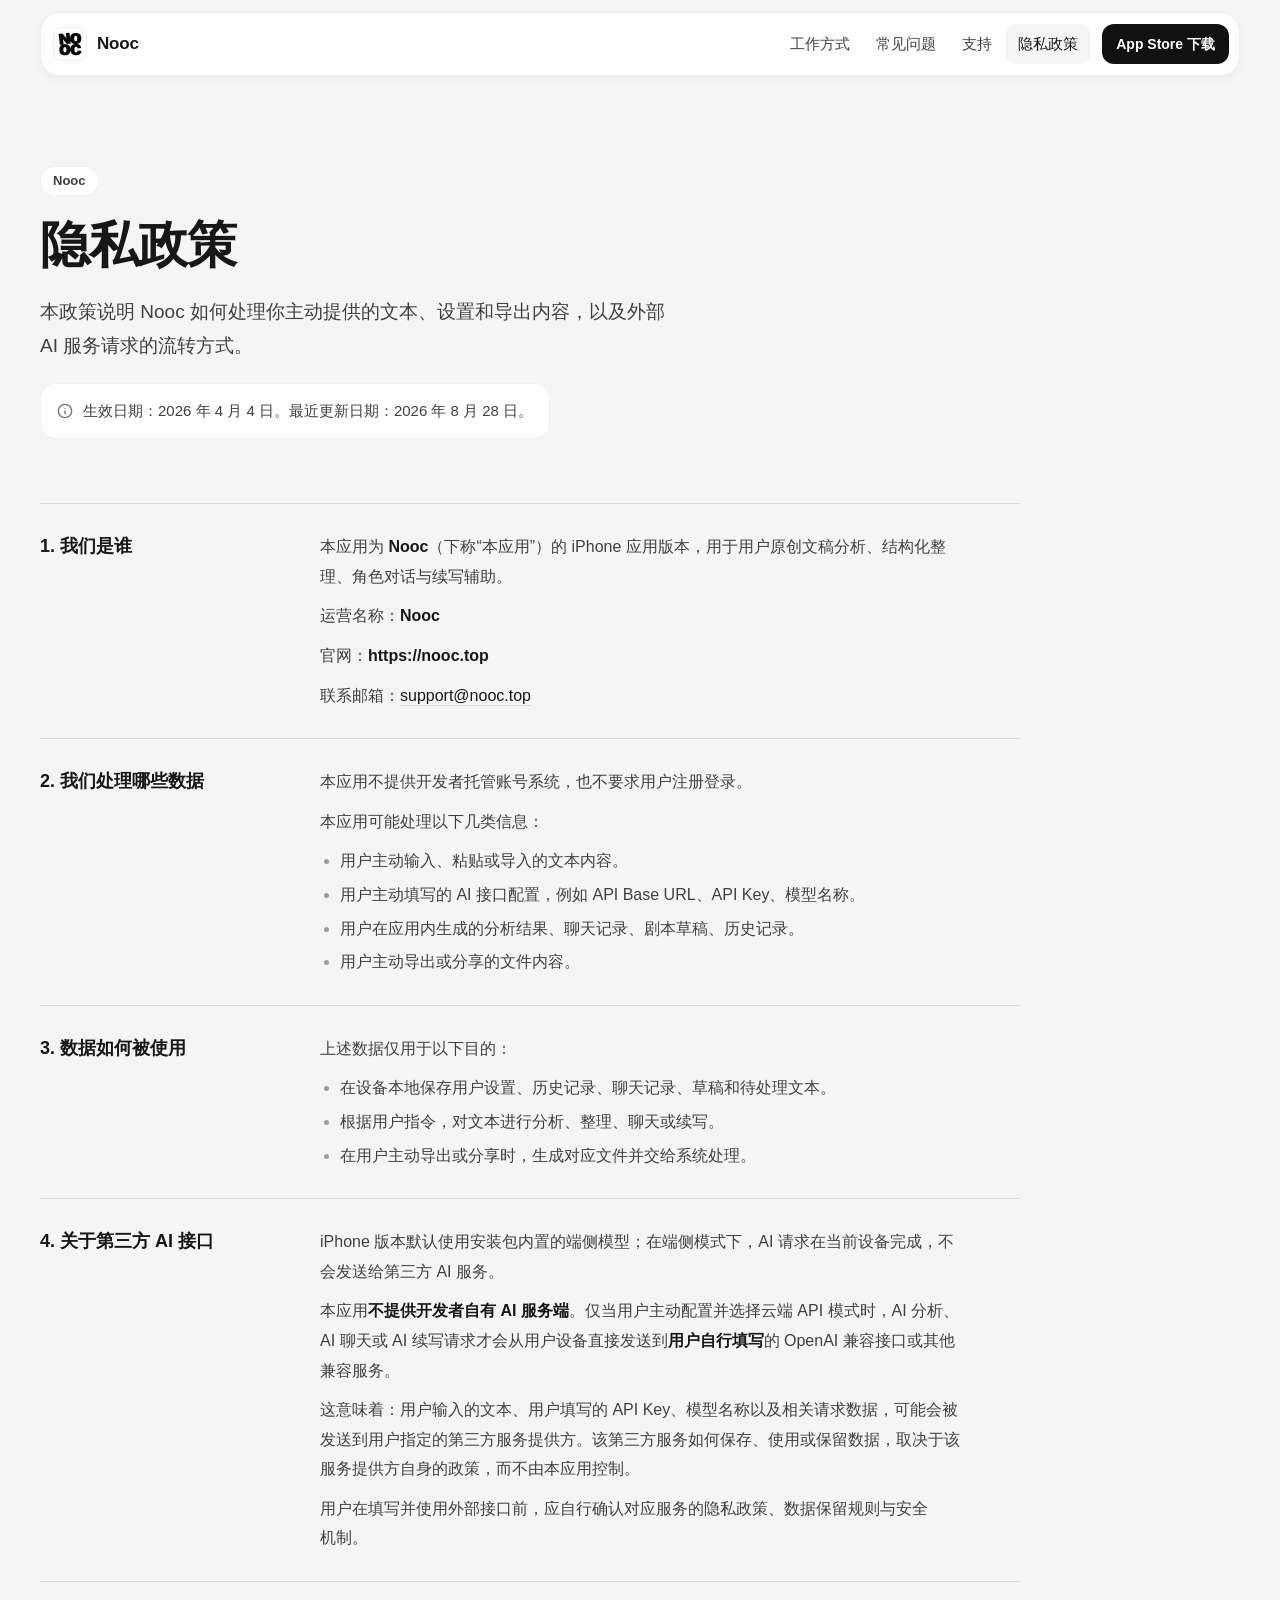
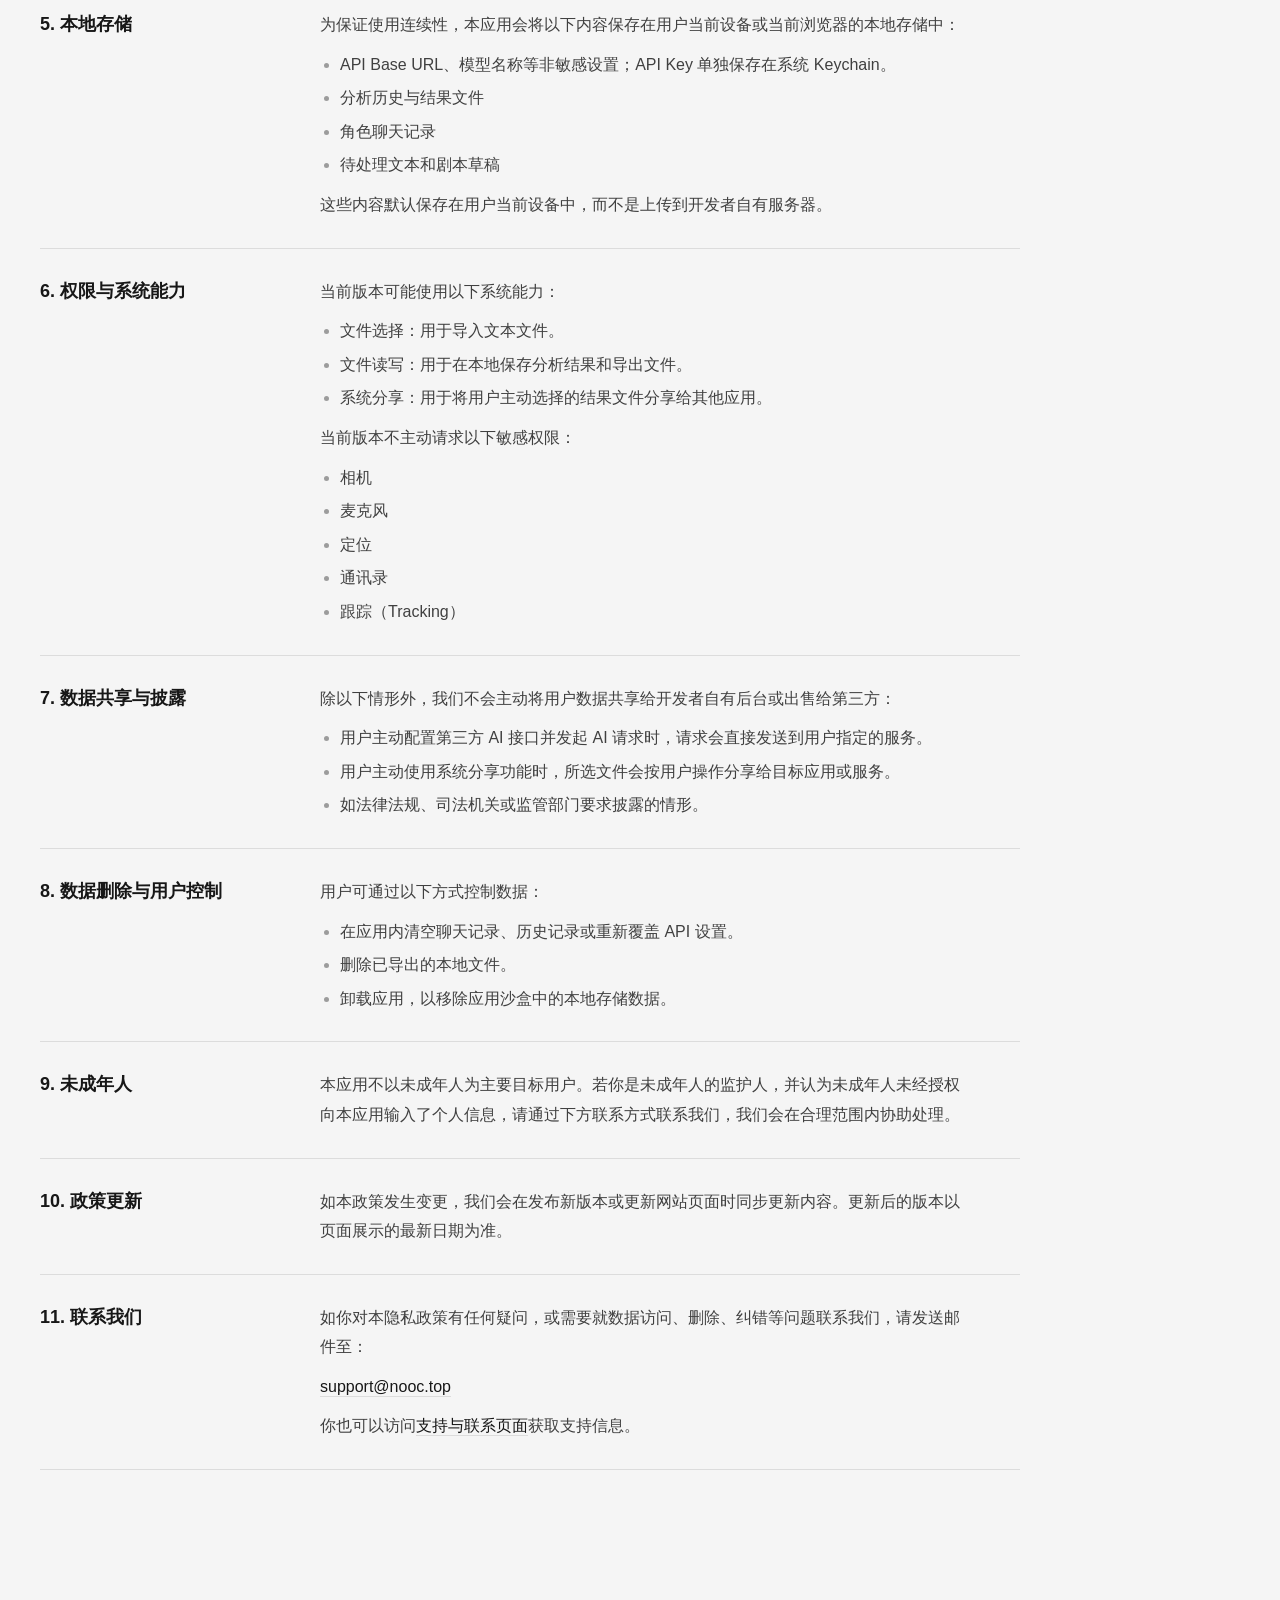
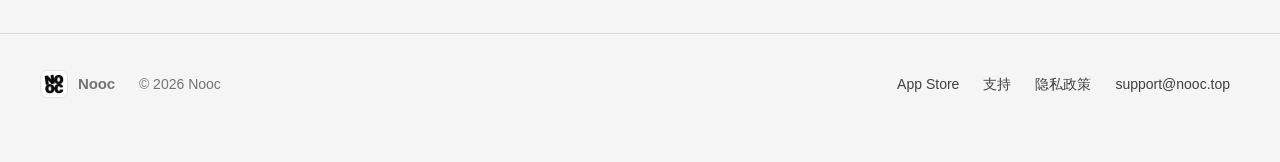
<file: privacy/index.html>
<!doctype html>
<html lang="zh-CN">
<head>
  <meta charset="utf-8">
  <meta name="viewport" content="width=device-width, initial-scale=1, viewport-fit=cover">
  <title>隐私政策 | Nooc</title>
  <meta name="description" content="Nooc 的隐私政策，说明应用如何处理本地内容与第三方 AI 请求。">
  <meta name="apple-itunes-app" content="app-id=6761608226">
  <meta name="theme-color" content="#f5f5f5">
  <link rel="icon" type="image/png" href="../assets/favicon.png">
  <link rel="apple-touch-icon" href="../assets/apple-touch-icon.png">
  <link rel="stylesheet" href="../styles.css">
</head>
<body>
  <svg width="0" height="0" style="position:absolute" aria-hidden="true" focusable="false">
    <symbol id="i-arrow-up-right" viewBox="0 0 24 24"><path d="M7 7h10v10"/><path d="M7 17 17 7"/></symbol>
    <symbol id="i-info" viewBox="0 0 24 24"><circle cx="12" cy="12" r="10"/><path d="M12 16v-4"/><path d="M12 8h.01"/></symbol>
  </svg>

  <a class="skip-link" href="#main">跳到正文</a>

  <header class="nav wrap">
    <nav class="nav-bar" aria-label="主导航">
      <a class="brand" href="../" aria-label="Nooc 首页">
        <img src="../assets/icon-512.png" alt="" width="34" height="34">
        <span>Nooc</span>
      </a>
      <div class="nav-links">
        <a href="../#how">工作方式</a>
        <a href="../#faq">常见问题</a>
        <a href="../support/">支持</a>
        <a href="../privacy/" aria-current="page">隐私政策</a>
      </div>
      <a class="btn btn-primary btn-sm nav-cta" href="https://apps.apple.com/app/id6761608226" rel="noopener">App Store 下载</a>
    </nav>
  </header>

  <main id="main" class="doc wrap">
    <header class="doc-head">
      <span class="chip">Nooc</span>
      <h1 class="h2">隐私政策</h1>
      <p class="lead">本政策说明 Nooc 如何处理你主动提供的文本、设置和导出内容，以及外部 AI 服务请求的流转方式。</p>
      <p class="doc-note"><svg class="icon" aria-hidden="true"><use href="#i-info"/></svg><span>生效日期：2026 年 4 月 4 日。最近更新日期：2026 年 8 月 28 日。</span></p>
    </header>

    <div class="doc-body">
      <section class="doc-section">
        <h2>1. 我们是谁</h2>
        <div>
          <p>本应用为 <strong>Nooc</strong>（下称“本应用”）的 iPhone 应用版本，用于用户原创文稿分析、结构化整理、角色对话与续写辅助。</p>
          <p>运营名称：<strong>Nooc</strong></p>
          <p>官网：<strong>https://nooc.top</strong></p>
          <p>联系邮箱：<a href="mailto:support@nooc.top">support@nooc.top</a></p>
        </div>
      </section>

      <section class="doc-section">
        <h2>2. 我们处理哪些数据</h2>
        <div>
          <p>本应用不提供开发者托管账号系统，也不要求用户注册登录。</p>
          <p>本应用可能处理以下几类信息：</p>
          <ul>
            <li>用户主动输入、粘贴或导入的文本内容。</li>
            <li>用户主动填写的 AI 接口配置，例如 API Base URL、API Key、模型名称。</li>
            <li>用户在应用内生成的分析结果、聊天记录、剧本草稿、历史记录。</li>
            <li>用户主动导出或分享的文件内容。</li>
          </ul>
        </div>
      </section>

      <section class="doc-section">
        <h2>3. 数据如何被使用</h2>
        <div>
          <p>上述数据仅用于以下目的：</p>
          <ul>
            <li>在设备本地保存用户设置、历史记录、聊天记录、草稿和待处理文本。</li>
            <li>根据用户指令，对文本进行分析、整理、聊天或续写。</li>
            <li>在用户主动导出或分享时，生成对应文件并交给系统处理。</li>
          </ul>
        </div>
      </section>

      <section class="doc-section">
        <h2>4. 关于第三方 AI 接口</h2>
        <div>
          <p>iPhone 版本默认使用安装包内置的端侧模型；在端侧模式下，AI 请求在当前设备完成，不会发送给第三方 AI 服务。</p>
          <p>本应用<strong>不提供开发者自有 AI 服务端</strong>。仅当用户主动配置并选择云端 API 模式时，AI 分析、AI 聊天或 AI 续写请求才会从用户设备直接发送到<strong>用户自行填写</strong>的 OpenAI 兼容接口或其他兼容服务。</p>
          <p>这意味着：用户输入的文本、用户填写的 API Key、模型名称以及相关请求数据，可能会被发送到用户指定的第三方服务提供方。该第三方服务如何保存、使用或保留数据，取决于该服务提供方自身的政策，而不由本应用控制。</p>
          <p>用户在填写并使用外部接口前，应自行确认对应服务的隐私政策、数据保留规则与安全机制。</p>
        </div>
      </section>

      <section class="doc-section">
        <h2>5. 本地存储</h2>
        <div>
          <p>为保证使用连续性，本应用会将以下内容保存在用户当前设备或当前浏览器的本地存储中：</p>
          <ul>
            <li>API Base URL、模型名称等非敏感设置；API Key 单独保存在系统 Keychain。</li>
            <li>分析历史与结果文件</li>
            <li>角色聊天记录</li>
            <li>待处理文本和剧本草稿</li>
          </ul>
          <p>这些内容默认保存在用户当前设备中，而不是上传到开发者自有服务器。</p>
        </div>
      </section>

      <section class="doc-section">
        <h2>6. 权限与系统能力</h2>
        <div>
          <p>当前版本可能使用以下系统能力：</p>
          <ul>
            <li>文件选择：用于导入文本文件。</li>
            <li>文件读写：用于在本地保存分析结果和导出文件。</li>
            <li>系统分享：用于将用户主动选择的结果文件分享给其他应用。</li>
          </ul>
          <p>当前版本不主动请求以下敏感权限：</p>
          <ul>
            <li>相机</li>
            <li>麦克风</li>
            <li>定位</li>
            <li>通讯录</li>
            <li>跟踪（Tracking）</li>
          </ul>
        </div>
      </section>

      <section class="doc-section">
        <h2>7. 数据共享与披露</h2>
        <div>
          <p>除以下情形外，我们不会主动将用户数据共享给开发者自有后台或出售给第三方：</p>
          <ul>
            <li>用户主动配置第三方 AI 接口并发起 AI 请求时，请求会直接发送到用户指定的服务。</li>
            <li>用户主动使用系统分享功能时，所选文件会按用户操作分享给目标应用或服务。</li>
            <li>如法律法规、司法机关或监管部门要求披露的情形。</li>
          </ul>
        </div>
      </section>

      <section class="doc-section">
        <h2>8. 数据删除与用户控制</h2>
        <div>
          <p>用户可通过以下方式控制数据：</p>
          <ul>
            <li>在应用内清空聊天记录、历史记录或重新覆盖 API 设置。</li>
            <li>删除已导出的本地文件。</li>
            <li>卸载应用，以移除应用沙盒中的本地存储数据。</li>
          </ul>
        </div>
      </section>

      <section class="doc-section">
        <h2>9. 未成年人</h2>
        <div>
          <p>本应用不以未成年人为主要目标用户。若你是未成年人的监护人，并认为未成年人未经授权向本应用输入了个人信息，请通过下方联系方式联系我们，我们会在合理范围内协助处理。</p>
        </div>
      </section>

      <section class="doc-section">
        <h2>10. 政策更新</h2>
        <div>
          <p>如本政策发生变更，我们会在发布新版本或更新网站页面时同步更新内容。更新后的版本以页面展示的最新日期为准。</p>
        </div>
      </section>

      <section class="doc-section">
        <h2>11. 联系我们</h2>
        <div>
          <p>如你对本隐私政策有任何疑问，或需要就数据访问、删除、纠错等问题联系我们，请发送邮件至：</p>
          <p><a href="mailto:support@nooc.top">support@nooc.top</a></p>
          <p>你也可以访问<a href="../support/">支持与联系页面</a>获取支持信息。</p>
        </div>
      </section>
    </div>
  </main>

  <footer class="footer">
    <div class="wrap footer-inner">
      <div style="display:flex;align-items:center;gap:16px;flex-wrap:wrap">
        <a class="brand" href="../"><img src="../assets/icon-512.png" alt="" width="28" height="28"><span>Nooc</span></a>
        <span>© 2026 Nooc</span>
      </div>
      <nav class="footer-links" aria-label="页脚">
        <a href="https://apps.apple.com/app/id6761608226" rel="noopener">App Store</a>
        <a href="../support/">支持</a>
        <a href="../privacy/" aria-current="page">隐私政策</a>
        <a href="mailto:support@nooc.top">support@nooc.top</a>
      </nav>
    </div>
  </footer>
</body>
</html>
</file>
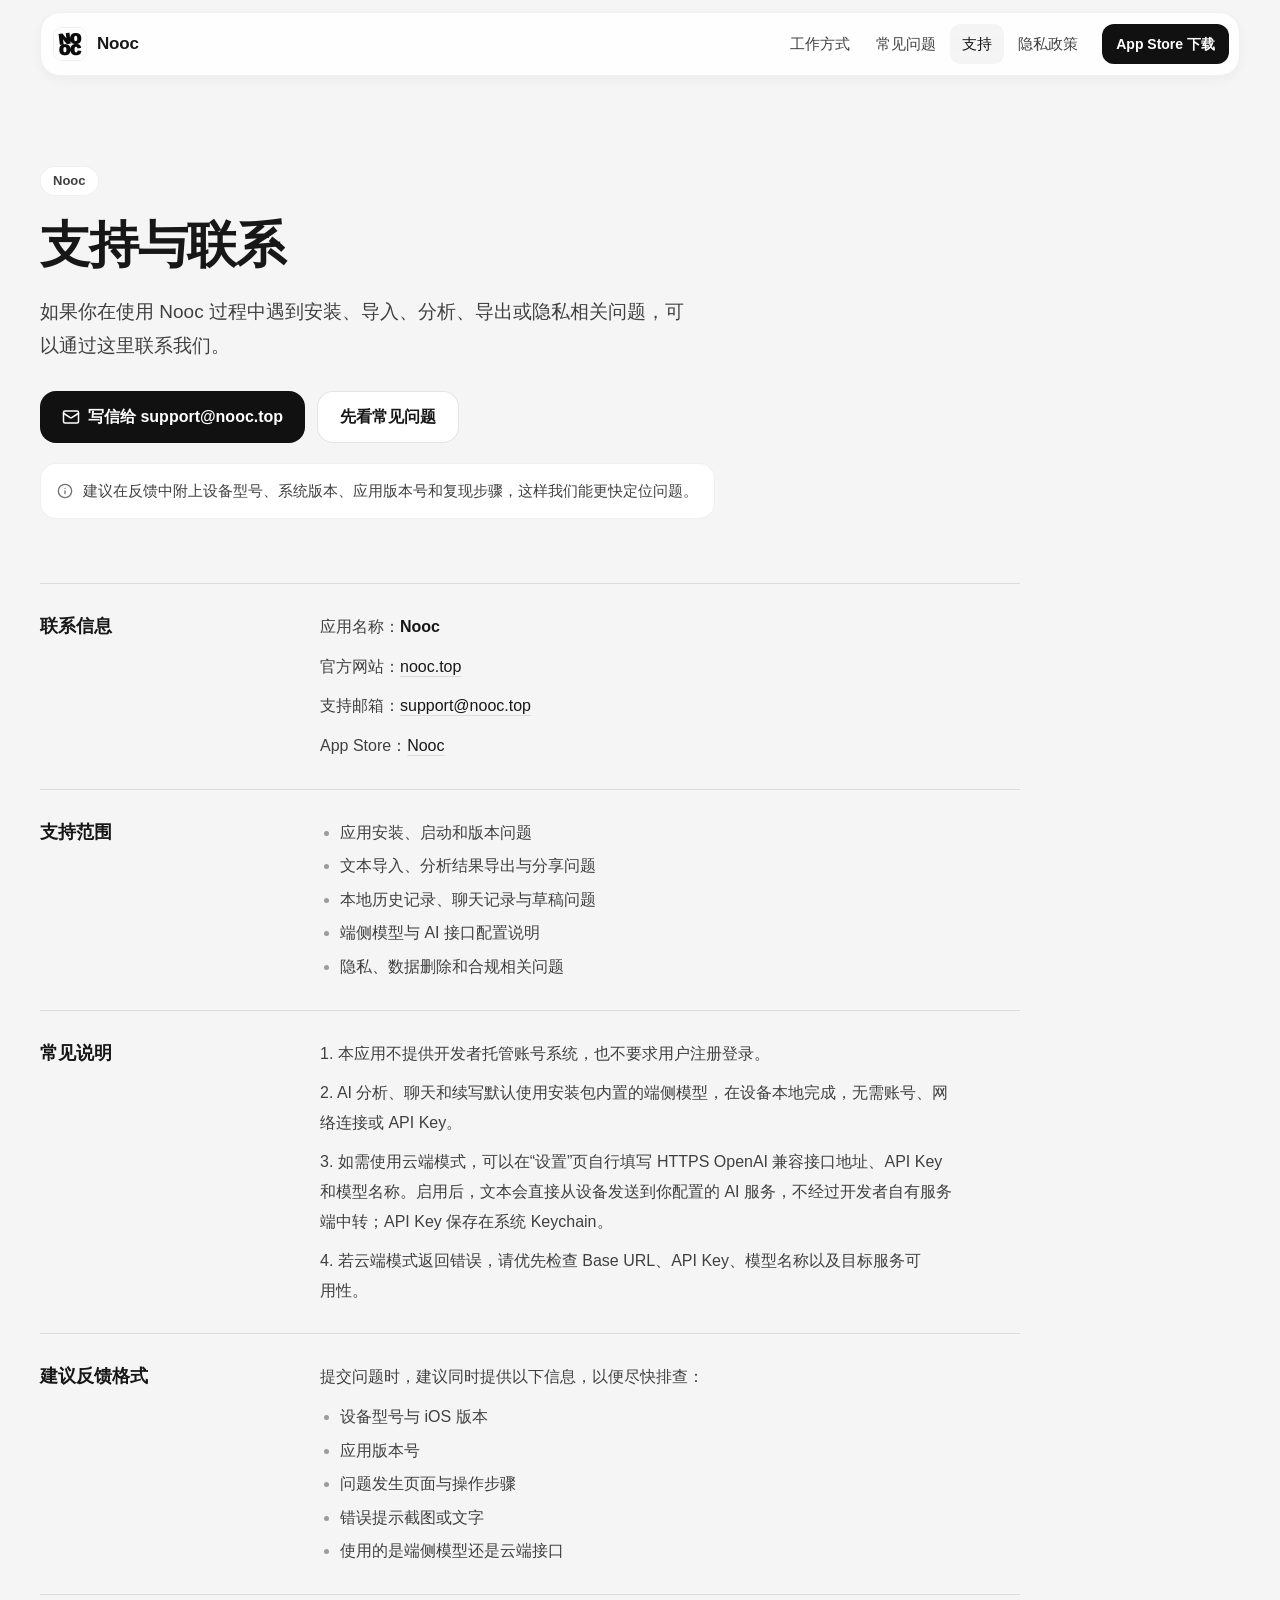
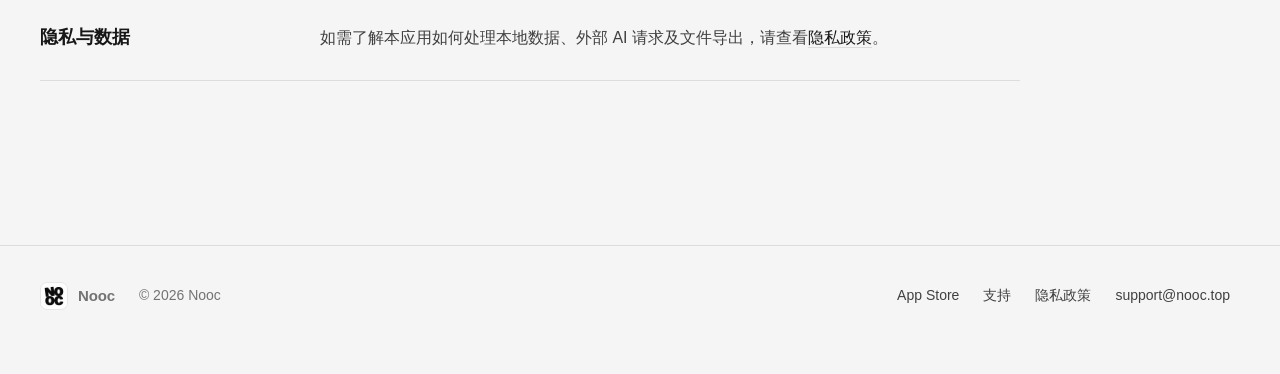
<file: support/index.html>
<!doctype html>
<html lang="zh-CN">
<head>
  <meta charset="utf-8">
  <meta name="viewport" content="width=device-width, initial-scale=1, viewport-fit=cover">
  <title>支持与联系 | Nooc</title>
  <meta name="description" content="Nooc 的支持与联系页面，提供问题反馈、功能咨询与隐私联系入口。">
  <meta name="apple-itunes-app" content="app-id=6761608226">
  <meta name="theme-color" content="#f5f5f5">
  <link rel="icon" type="image/png" href="../assets/favicon.png">
  <link rel="apple-touch-icon" href="../assets/apple-touch-icon.png">
  <link rel="stylesheet" href="../styles.css">
</head>
<body>
  <svg width="0" height="0" style="position:absolute" aria-hidden="true" focusable="false">
    <symbol id="i-arrow-up-right" viewBox="0 0 24 24"><path d="M7 7h10v10"/><path d="M7 17 17 7"/></symbol>
    <symbol id="i-info" viewBox="0 0 24 24"><circle cx="12" cy="12" r="10"/><path d="M12 16v-4"/><path d="M12 8h.01"/></symbol>
    <symbol id="i-mail" viewBox="0 0 24 24"><rect width="20" height="16" x="2" y="4" rx="2"/><path d="m22 7-8.97 5.7a1.94 1.94 0 0 1-2.06 0L2 7"/></symbol>
  </svg>

  <a class="skip-link" href="#main">跳到正文</a>

  <header class="nav wrap">
    <nav class="nav-bar" aria-label="主导航">
      <a class="brand" href="../" aria-label="Nooc 首页">
        <img src="../assets/icon-512.png" alt="" width="34" height="34">
        <span>Nooc</span>
      </a>
      <div class="nav-links">
        <a href="../#how">工作方式</a>
        <a href="../#faq">常见问题</a>
        <a href="../support/" aria-current="page">支持</a>
        <a href="../privacy/">隐私政策</a>
      </div>
      <a class="btn btn-primary btn-sm nav-cta" href="https://apps.apple.com/app/id6761608226" rel="noopener">App Store 下载</a>
    </nav>
  </header>

  <main id="main" class="doc wrap">
    <header class="doc-head">
      <span class="chip">Nooc</span>
      <h1 class="h2">支持与联系</h1>
      <p class="lead">如果你在使用 Nooc 过程中遇到安装、导入、分析、导出或隐私相关问题，可以通过这里联系我们。</p>
      <div class="doc-cta">
        <a class="btn btn-primary" href="mailto:support@nooc.top">
          <svg class="icon" aria-hidden="true"><use href="#i-mail"/></svg>
          写信给 support@nooc.top
        </a>
        <a class="btn btn-secondary" href="../#faq">先看常见问题</a>
      </div>
      <p class="doc-note"><svg class="icon" aria-hidden="true"><use href="#i-info"/></svg><span>建议在反馈中附上设备型号、系统版本、应用版本号和复现步骤，这样我们能更快定位问题。</span></p>
    </header>

    <div class="doc-body">
      <section class="doc-section">
        <h2>联系信息</h2>
        <div>
          <p>应用名称：<strong>Nooc</strong></p>
          <p>官方网站：<a href="../">nooc.top</a></p>
          <p>支持邮箱：<a href="mailto:support@nooc.top">support@nooc.top</a></p>
          <p>App Store：<a href="https://apps.apple.com/app/id6761608226" rel="noopener">Nooc</a></p>
        </div>
      </section>

      <section class="doc-section">
        <h2>支持范围</h2>
        <div>
          <ul>
            <li>应用安装、启动和版本问题</li>
            <li>文本导入、分析结果导出与分享问题</li>
            <li>本地历史记录、聊天记录与草稿问题</li>
            <li>端侧模型与 AI 接口配置说明</li>
            <li>隐私、数据删除和合规相关问题</li>
          </ul>
        </div>
      </section>

      <section class="doc-section">
        <h2>常见说明</h2>
        <div>
          <p>1. 本应用不提供开发者托管账号系统，也不要求用户注册登录。</p>
          <p>2. AI 分析、聊天和续写默认使用安装包内置的端侧模型，在设备本地完成，无需账号、网络连接或 API Key。</p>
          <p>3. 如需使用云端模式，可以在“设置”页自行填写 HTTPS OpenAI 兼容接口地址、API Key 和模型名称。启用后，文本会直接从设备发送到你配置的 AI 服务，不经过开发者自有服务端中转；API Key 保存在系统 Keychain。</p>
          <p>4. 若云端模式返回错误，请优先检查 Base URL、API Key、模型名称以及目标服务可用性。</p>
        </div>
      </section>

      <section class="doc-section">
        <h2>建议反馈格式</h2>
        <div>
          <p>提交问题时，建议同时提供以下信息，以便尽快排查：</p>
          <ul>
            <li>设备型号与 iOS 版本</li>
            <li>应用版本号</li>
            <li>问题发生页面与操作步骤</li>
            <li>错误提示截图或文字</li>
            <li>使用的是端侧模型还是云端接口</li>
          </ul>
        </div>
      </section>

      <section class="doc-section">
        <h2>隐私与数据</h2>
        <div>
          <p>如需了解本应用如何处理本地数据、外部 AI 请求及文件导出，请查看<a href="../privacy/">隐私政策</a>。</p>
        </div>
      </section>
    </div>
  </main>

  <footer class="footer">
    <div class="wrap footer-inner">
      <div style="display:flex;align-items:center;gap:16px;flex-wrap:wrap">
        <a class="brand" href="../"><img src="../assets/icon-512.png" alt="" width="28" height="28"><span>Nooc</span></a>
        <span>© 2026 Nooc</span>
      </div>
      <nav class="footer-links" aria-label="页脚">
        <a href="https://apps.apple.com/app/id6761608226" rel="noopener">App Store</a>
        <a href="../support/" aria-current="page">支持</a>
        <a href="../privacy/">隐私政策</a>
        <a href="mailto:support@nooc.top">support@nooc.top</a>
      </nav>
    </div>
  </footer>
</body>
</html>
</file>
<file: styles.css>
/* Nooc landing — tokens mirror apps/mobile/src/theme.ts so the site reads as the app. */

:root {
  color-scheme: light;

  --bg: #f5f5f5;
  --card: #ffffff;
  --ink: #171717;
  --ink-2: #404040;
  --muted: #737373;
  --faint: rgba(23, 23, 23, 0.4);
  --subtle: rgba(0, 0, 0, 0.04);
  --border: rgba(0, 0, 0, 0.06);
  --border-strong: rgba(0, 0, 0, 0.1);
  --accent: #111111;
  --accent-hover: #2b2b2b;
  --on-accent: #ffffff;

  --r-xs: 8px;
  --r-sm: 12px;
  --r-md: 16px;
  --r-lg: 20px;
  --r-xl: 24px;
  --r-2xl: 32px;

  --shadow-card: 0 4px 12px rgba(0, 0, 0, 0.05);
  --shadow-float: 0 8px 24px rgba(0, 0, 0, 0.08);

  --sans: -apple-system, BlinkMacSystemFont, "SF Pro Text", "PingFang SC", "Hiragino Sans GB",
    "Microsoft YaHei", "Noto Sans SC", "Helvetica Neue", Arial, sans-serif;
  --serif: "Songti SC", "Noto Serif SC", "Source Han Serif SC", "STSong", "SimSun", serif;
  --mono: ui-monospace, "SF Mono", SFMono-Regular, Menlo, Consolas, monospace;

  --text-display: clamp(2.5rem, 1.55rem + 4.2vw, 4.75rem);
  --text-h2: clamp(1.875rem, 1.35rem + 2.3vw, 3.125rem);
  --text-h3: 1.25rem;
  --text-lead: clamp(1.0625rem, 1rem + 0.3vw, 1.1875rem);
  --text-body: 1rem;
  --text-sm: 0.875rem;
  --text-xs: 0.8125rem;

  --gutter: clamp(16px, 4vw, 40px);
  --maxw: 1200px;
  --section-y: clamp(80px, 9vw, 144px);
}

*,
*::before,
*::after {
  box-sizing: border-box;
}

html {
  -webkit-text-size-adjust: 100%;
  text-size-adjust: 100%;
  scroll-behavior: smooth;
  scroll-padding-top: 96px;
}

body {
  margin: 0;
  background: var(--bg);
  color: var(--ink);
  font-family: var(--sans);
  font-size: var(--text-body);
  line-height: 1.75;
  -webkit-font-smoothing: antialiased;
  -moz-osx-font-smoothing: grayscale;
  font-kerning: normal;
  line-break: strict;
  overflow-x: clip;
}

h1,
h2,
h3,
p,
ul,
ol,
dl,
dd,
figure,
blockquote,
pre {
  margin: 0;
}

ul,
ol {
  padding: 0;
  list-style: none;
}

img,
svg,
video {
  display: block;
  max-width: 100%;
}

a {
  color: inherit;
  text-decoration: none;
}

button {
  font: inherit;
  color: inherit;
  background: none;
  border: 0;
  padding: 0;
  cursor: pointer;
}

code,
pre {
  font-family: var(--mono);
}

:focus-visible {
  outline: 2px solid var(--ink);
  outline-offset: 3px;
  border-radius: 6px;
}

.sr-only {
  position: absolute;
  width: 1px;
  height: 1px;
  padding: 0;
  margin: -1px;
  overflow: hidden;
  clip: rect(0, 0, 0, 0);
  white-space: nowrap;
  border: 0;
}

.skip-link {
  position: absolute;
  left: 16px;
  top: -100px;
  z-index: 100;
  padding: 10px 16px;
  background: var(--accent);
  color: var(--on-accent);
  border-radius: var(--r-sm);
  font-weight: 600;
}

.skip-link:focus {
  top: 16px;
}

.wrap {
  width: 100%;
  max-width: calc(var(--maxw) + var(--gutter) * 2);
  margin-inline: auto;
  padding-inline: var(--gutter);
}

.icon {
  width: 1em;
  height: 1em;
  flex: none;
  fill: none;
  stroke: currentColor;
  stroke-width: 2;
  stroke-linecap: round;
  stroke-linejoin: round;
}

/* ---------- Type ---------- */

.display,
.h2 {
  font-weight: 700;
  letter-spacing: -0.02em;
  text-wrap: balance;
  text-spacing-trim: trim-start;
}

.display {
  font-size: var(--text-display);
  line-height: 1.1;
}

.h2 {
  font-size: var(--text-h2);
  line-height: 1.18;
}

.h3 {
  font-size: var(--text-h3);
  line-height: 1.4;
  font-weight: 650;
  letter-spacing: -0.005em;
}

.lead {
  font-size: var(--text-lead);
  line-height: 1.8;
  color: var(--ink-2);
  max-width: 34em;
  text-wrap: pretty;
}

.muted {
  color: var(--muted);
}

.chip {
  display: inline-flex;
  align-items: center;
  gap: 6px;
  height: 30px;
  padding: 0 12px;
  border-radius: 999px;
  background: var(--card);
  border: 1px solid var(--border);
  font-size: var(--text-xs);
  font-weight: 600;
  color: var(--ink-2);
  line-height: 1;
  white-space: nowrap;
}

.tag {
  display: inline-flex;
  align-items: center;
  height: 24px;
  padding: 0 9px;
  border-radius: 999px;
  background: var(--subtle);
  font-size: 12px;
  font-weight: 600;
  color: var(--ink-2);
  line-height: 1;
  white-space: nowrap;
}

.tag-mono {
  font-family: var(--mono);
  font-weight: 500;
  font-size: 11.5px;
  letter-spacing: 0;
}

.serif {
  font-family: var(--serif);
}

/* ---------- Buttons ---------- */

.btn {
  display: inline-flex;
  align-items: center;
  justify-content: center;
  gap: 8px;
  min-height: 52px;
  padding: 0 22px;
  border-radius: var(--r-md);
  font-size: 16px;
  font-weight: 600;
  line-height: 1.2;
  white-space: nowrap;
  transition: background-color 0.15s ease, border-color 0.15s ease, transform 0.12s ease;
}

.btn:active {
  transform: scale(0.98);
}

.btn .icon {
  font-size: 18px;
}

.btn-primary {
  background: var(--accent);
  color: var(--on-accent);
}

.btn-primary:hover {
  background: var(--accent-hover);
}

.btn-secondary {
  background: var(--card);
  color: var(--ink);
  border: 1px solid var(--border-strong);
}

.btn-secondary:hover {
  border-color: rgba(0, 0, 0, 0.2);
}

.btn-sm {
  min-height: 40px;
  padding: 0 14px;
  border-radius: var(--r-sm);
  font-size: 14px;
}

.btn-sm .icon {
  font-size: 16px;
}

.btn-invert {
  background: var(--card);
  color: var(--ink);
}

.btn-invert:hover {
  background: #ebebeb;
}

/* ---------- Nav ---------- */

.nav {
  position: sticky;
  top: 12px;
  z-index: 40;
  margin-top: 12px;
}

.nav-bar {
  display: flex;
  align-items: center;
  gap: 4px;
  height: 64px;
  padding: 0 10px 0 12px;
  border-radius: var(--r-lg);
  border: 1px solid var(--border);
  background: rgba(255, 255, 255, 0.9);
  -webkit-backdrop-filter: saturate(1.4) blur(14px);
  backdrop-filter: saturate(1.4) blur(14px);
  box-shadow: 0 4px 12px rgba(0, 0, 0, 0.04);
}

.brand {
  display: inline-flex;
  align-items: center;
  gap: 10px;
  min-height: 44px;
  padding-right: 8px;
  font-size: 17px;
  font-weight: 700;
  letter-spacing: -0.01em;
}

.brand img {
  width: 34px;
  height: 34px;
  border-radius: 9px;
  border: 1px solid var(--border);
}

.nav-links {
  display: flex;
  gap: 2px;
  margin-left: auto;
}

.nav-links a {
  display: inline-flex;
  align-items: center;
  min-height: 40px;
  padding: 0 12px;
  border-radius: 10px;
  font-size: 15px;
  font-weight: 500;
  color: var(--ink-2);
  transition: background-color 0.15s ease, color 0.15s ease;
}

.nav-links a:hover {
  background: var(--subtle);
  color: var(--ink);
}

.nav-cta {
  margin-left: 8px;
}

@media (max-width: 860px) {
  .nav-links {
    display: none;
  }

  .nav-cta {
    margin-left: auto;
  }
}

/* ---------- Hero ---------- */

.hero {
  padding-block: clamp(48px, 7vw, 104px) clamp(64px, 8vw, 120px);
}

.hero-grid {
  display: grid;
  grid-template-columns: minmax(0, 1.08fr) minmax(0, 0.92fr);
  align-items: center;
  gap: clamp(40px, 6vw, 96px);
}

.hero-copy {
  display: flex;
  flex-direction: column;
  align-items: flex-start;
}

.release-pill {
  display: inline-flex;
  align-items: center;
  gap: 8px;
  min-height: 36px;
  padding: 0 8px 0 6px;
  border-radius: 999px;
  border: 1px solid var(--border);
  background: var(--card);
  font-size: 14px;
  font-weight: 500;
  color: var(--ink-2);
  transition: border-color 0.15s ease;
}

.release-pill:hover {
  border-color: var(--border-strong);
}

.release-pill b {
  display: inline-flex;
  align-items: center;
  height: 24px;
  padding: 0 9px;
  border-radius: 999px;
  background: var(--accent);
  color: var(--on-accent);
  font-size: 12px;
  font-weight: 650;
}

.release-pill .icon {
  font-size: 15px;
  color: var(--muted);
}

.hero h1 {
  margin-top: 28px;
}

.hero .lead {
  margin-top: 24px;
  max-width: 30em;
}

.cta-row {
  display: flex;
  flex-wrap: wrap;
  gap: 12px;
  margin-top: 36px;
}

@media (max-width: 480px) {
  .cta-row .btn {
    flex: 1 1 100%;
  }
}

.meta-row {
  display: flex;
  flex-wrap: wrap;
  gap: 6px 18px;
  margin-top: 28px;
  font-size: var(--text-sm);
  color: var(--muted);
}

.meta-row li {
  display: inline-flex;
  align-items: center;
  gap: 7px;
}

.meta-row .icon {
  font-size: 15px;
  color: var(--ink);
}

.hero-visual {
  position: relative;
  display: flex;
  justify-content: center;
  padding-block: 8px 72px;
}

/* Sits over the empty foot of the phone screen, never over its content. */
.evidence-card {
  position: absolute;
  left: max(-24px, calc(50% - 300px));
  bottom: 0;
  width: 268px;
  padding: 16px 16px 14px;
  border-radius: var(--r-md);
  background: var(--card);
  border: 1px solid var(--border);
  box-shadow: var(--shadow-float);
}

.evidence-card .ev-label {
  display: flex;
  align-items: center;
  justify-content: space-between;
  gap: 8px;
  font-size: 12px;
  font-weight: 600;
  color: var(--muted);
}

.evidence-card blockquote {
  margin-top: 10px;
  font-family: var(--serif);
  font-size: 15px;
  line-height: 1.75;
  color: var(--ink);
}

.evidence-card .ev-foot {
  display: flex;
  align-items: center;
  gap: 8px;
  margin-top: 12px;
  padding-top: 12px;
  border-top: 1px solid var(--border);
  font-size: 12px;
  color: var(--muted);
}

@media (max-width: 1040px) {
  .hero-grid {
    grid-template-columns: minmax(0, 1fr);
  }

  .hero-visual {
    padding-top: 16px;
  }

  .evidence-card {
    left: calc(50% - 330px);
  }
}

@media (max-width: 720px) {
  .evidence-card {
    position: relative;
    left: auto;
    bottom: auto;
    width: 100%;
    max-width: 380px;
    margin: -72px auto 0;
  }

  .hero-visual {
    flex-direction: column;
    align-items: center;
    padding-bottom: 0;
  }
}

/* ---------- Device mock (393 × 852 pt screen, scaled) ---------- */

.device {
  --s: 0.74;
  --bezel: 11px;
  position: relative;
  flex: none;
  width: calc(393px * var(--s) + var(--bezel) * 2);
  padding: var(--bezel);
  border-radius: calc(55px * var(--s) + var(--bezel));
  background: #1b1b1d;
  box-shadow:
    inset 0 0 0 1.5px #3b3b3e,
    0 40px 80px -32px rgba(0, 0, 0, 0.32),
    0 16px 32px -16px rgba(0, 0, 0, 0.18);
}

.device-viewport {
  position: relative;
  width: calc(393px * var(--s));
  height: calc(852px * var(--s));
  overflow: hidden;
  border-radius: calc(55px * var(--s));
  background: var(--bg);
}

.device-screen {
  position: absolute;
  inset: 0 auto auto 0;
  width: 393px;
  height: 852px;
  transform: scale(var(--s));
  transform-origin: 0 0;
  background: var(--bg);
  font-size: 13px;
  line-height: 1.5;
  color: var(--ink);
  text-align: left;
}

@media (max-width: 480px) {
  .device {
    --s: 0.68;
    --bezel: 10px;
  }
}

.ios-status {
  position: relative;
  display: flex;
  align-items: center;
  justify-content: space-between;
  height: 54px;
  padding: 6px 30px 0 44px;
  font-size: 17px;
  font-weight: 600;
  letter-spacing: -0.01em;
}

.ios-island {
  position: absolute;
  left: 50%;
  top: 11px;
  width: 124px;
  height: 36px;
  margin-left: -62px;
  border-radius: 20px;
  background: #000;
}

.ios-icons {
  display: flex;
  align-items: center;
  gap: 6px;
}

.ios-icons svg {
  height: 13px;
  width: auto;
  fill: var(--ink);
}

.ios-home {
  position: absolute;
  left: 50%;
  bottom: 8px;
  width: 140px;
  height: 5px;
  margin-left: -70px;
  border-radius: 3px;
  background: var(--ink);
}

.app-header {
  display: grid;
  grid-template-columns: 44px 1fr 44px;
  align-items: center;
  height: 52px;
  padding: 0 8px;
}

.app-header .back {
  display: grid;
  place-items: center;
  width: 36px;
  height: 36px;
  font-size: 20px;
}

.app-header .title {
  text-align: center;
  font-size: 16px;
  font-weight: 650;
  line-height: 1.25;
}

.app-header .title small {
  display: block;
  font-size: 11.5px;
  font-weight: 500;
  color: var(--muted);
}

.app-body {
  display: flex;
  flex-direction: column;
  gap: 12px;
  padding: 4px 14px 0;
}

.a-card {
  padding: 16px;
  border-radius: 20px;
  background: var(--card);
  border: 1px solid var(--border);
  box-shadow: var(--shadow-card);
}

.a-card h4 {
  margin: 0;
  font-size: 15px;
  font-weight: 650;
  line-height: 1.4;
}

.a-card .a-sub {
  margin-top: 2px;
  font-size: 13px;
  color: var(--muted);
}

.a-card p,
.a-card li {
  font-size: 13px;
  line-height: 1.75;
  color: var(--ink-2);
}

.a-card ul {
  margin-top: 6px;
}

.a-actions {
  display: grid;
  gap: 8px;
  margin-top: 14px;
}

.a-btn {
  display: flex;
  align-items: center;
  justify-content: center;
  gap: 8px;
  height: 46px;
  border-radius: 16px;
  border: 1px solid var(--border-strong);
  background: var(--card);
  font-size: 14px;
  font-weight: 600;
}

.a-btn .icon {
  font-size: 16px;
}

.a-btn.is-primary {
  background: var(--accent);
  border-color: var(--accent);
  color: var(--on-accent);
}

.a-tabbar {
  position: absolute;
  left: 14px;
  right: 14px;
  bottom: 30px;
  display: grid;
  grid-template-columns: repeat(5, 1fr);
  height: 64px;
  padding: 6px 0;
  border-radius: 20px;
  border: 1px solid var(--border);
  background: rgba(255, 255, 255, 0.96);
  box-shadow: 0 4px 12px rgba(0, 0, 0, 0.04);
}

.a-tab {
  display: flex;
  flex-direction: column;
  align-items: center;
  justify-content: center;
  gap: 3px;
  font-size: 10px;
  font-weight: 600;
  line-height: 12px;
  color: rgba(23, 23, 23, 0.72);
}

.a-tab .icon {
  font-size: 17px;
}

.a-tab.is-active {
  color: var(--ink);
}

.a-tab.is-active .icon {
  stroke-width: 2.35;
}

.device-caption {
  margin-top: 16px;
  font-size: 12px;
  color: var(--muted);
  text-align: center;
}

/* Chat screen */

.a-identity {
  display: flex;
  align-items: center;
  justify-content: center;
  gap: 6px;
  margin: 2px auto 0;
  font-size: 12px;
  color: var(--muted);
}

.a-identity b {
  color: var(--ink);
  font-weight: 600;
}

.a-thread {
  display: flex;
  flex-direction: column;
  gap: 10px;
  padding: 14px 14px 0;
}

.a-msg {
  max-width: 82%;
  padding: 10px 14px;
  border-radius: 18px;
  font-size: 14px;
  line-height: 1.65;
}

.a-msg.from-user {
  align-self: flex-end;
  background: var(--accent);
  color: var(--on-accent);
  border-bottom-right-radius: 6px;
}

.a-msg.from-char {
  align-self: flex-start;
  background: var(--card);
  border: 1px solid var(--border);
  border-bottom-left-radius: 6px;
}

.a-msg .who {
  display: block;
  margin-bottom: 2px;
  font-size: 11.5px;
  font-weight: 600;
  color: var(--muted);
}

.a-refs {
  align-self: flex-start;
  display: flex;
  flex-wrap: wrap;
  gap: 6px;
  max-width: 88%;
  margin-top: -2px;
}

.a-refs .tag {
  height: 22px;
  background: var(--card);
  border: 1px solid var(--border);
  font-size: 11px;
  font-weight: 500;
}

.a-refs .a-src {
  display: inline-flex;
  align-items: center;
  height: 22px;
  font-size: 11px;
  font-weight: 600;
  color: var(--ink);
  text-decoration: underline;
  text-underline-offset: 3px;
  text-decoration-color: var(--border-strong);
}

.a-composer {
  position: absolute;
  left: 14px;
  right: 14px;
  bottom: 108px;
  display: flex;
  align-items: center;
  gap: 8px;
  height: 48px;
  padding: 0 6px 0 16px;
  border-radius: 24px;
  border: 1px solid var(--border);
  background: var(--card);
  font-size: 14px;
  color: var(--faint);
}

.a-composer > span:first-child {
  flex: 1;
}

.a-send {
  display: grid;
  place-items: center;
  width: 36px;
  height: 36px;
  border-radius: 50%;
  background: var(--accent);
  color: var(--on-accent);
  font-size: 18px;
}

/* ---------- Film ---------- */

.film {
  padding-bottom: var(--section-y);
}

.film-frame {
  position: relative;
  overflow: hidden;
  border-radius: var(--r-2xl);
  background: #0f0e0c;
  aspect-ratio: 16 / 9;
  box-shadow: var(--shadow-card);
}

@media (max-width: 640px) {
  .film-frame {
    border-radius: var(--r-lg);
  }
}

.film-frame video {
  width: 100%;
  height: 100%;
  object-fit: cover;
}

.film-play {
  position: absolute;
  inset: 0;
  display: none;
  align-items: flex-end;
  justify-content: flex-start;
  padding: clamp(16px, 3vw, 32px);
  background: linear-gradient(to top, rgba(0, 0, 0, 0.45), rgba(0, 0, 0, 0) 45%);
}

.js .film-play {
  display: flex;
}

.film-play[hidden] {
  display: none;
}

.film-play span {
  display: inline-flex;
  align-items: center;
  gap: 10px;
  min-height: 52px;
  padding: 0 22px 0 16px;
  border-radius: var(--r-md);
  background: var(--card);
  color: var(--ink);
  font-size: 16px;
  font-weight: 600;
  transition: transform 0.12s ease;
}

.film-play:hover span {
  background: #f0f0f0;
}

.film-play:active span {
  transform: scale(0.98);
}

.film-play .icon {
  font-size: 18px;
  fill: currentColor;
  stroke: none;
}

.film-play small {
  font-size: 14px;
  font-weight: 500;
  color: var(--muted);
}

/* ---------- Sections ---------- */

.section {
  padding-block: var(--section-y);
}

.section + .section {
  padding-top: 0;
}

.section-head {
  display: flex;
  flex-direction: column;
  align-items: flex-start;
  gap: 20px;
  margin-bottom: clamp(40px, 5vw, 72px);
}

.section-head .lead {
  max-width: 36em;
}

/* ---------- Why ---------- */

.why-grid {
  display: grid;
  grid-template-columns: minmax(0, 1fr) minmax(0, 0.9fr);
  gap: clamp(32px, 5vw, 80px);
  align-items: start;
}

.pitfalls li {
  display: grid;
  grid-template-columns: 44px minmax(0, 1fr);
  gap: 4px 12px;
  padding-block: 28px;
  border-top: 1px solid var(--border-strong);
}

.pitfalls li:last-child {
  border-bottom: 1px solid var(--border-strong);
}

.pit-no {
  padding-top: 3px;
  font-size: var(--text-sm);
  font-weight: 650;
  color: var(--muted);
  font-variant-numeric: tabular-nums;
}

.pit-eg {
  margin-top: 6px;
  font-family: var(--serif);
  font-size: 16px;
  color: var(--muted);
}

.pit-fix {
  margin-top: 12px;
  font-size: 15px;
  line-height: 1.75;
  color: var(--ink-2);
  text-wrap: pretty;
}

.pit-fix strong {
  color: var(--ink);
  font-weight: 650;
}

.pit-fix code {
  font-size: 0.86em;
  padding: 1px 5px;
  border-radius: 5px;
  background: var(--subtle);
  white-space: nowrap;
}

.compare {
  position: sticky;
  top: 100px;
  padding: clamp(20px, 2.4vw, 28px);
  border-radius: var(--r-xl);
  background: var(--card);
  border: 1px solid var(--border);
  box-shadow: var(--shadow-card);
}

.compare-title {
  font-size: var(--text-sm);
  font-weight: 650;
  color: var(--muted);
}

.compare-source {
  margin-top: 14px;
  font-family: var(--serif);
  font-size: 16px;
  line-height: 1.85;
}

.compare-source cite {
  display: block;
  margin-top: 6px;
  font-family: var(--sans);
  font-style: normal;
  font-size: 12px;
  color: var(--muted);
}

.compare-block {
  margin-top: 22px;
  padding-top: 20px;
  border-top: 1px solid var(--border);
}

.compare-label {
  display: flex;
  align-items: center;
  justify-content: space-between;
  gap: 8px;
  font-size: 13px;
  font-weight: 650;
}

.compare-naive {
  margin-top: 10px;
  padding: 12px 14px;
  border-radius: var(--r-sm);
  background: var(--subtle);
  font-size: 15px;
  color: var(--ink-2);
}

.compare-note {
  margin-top: 8px;
  font-size: 13px;
  line-height: 1.7;
  color: var(--muted);
}

.rel-steps {
  position: relative;
  margin-top: 12px;
}

.rel-steps li {
  position: relative;
  display: grid;
  grid-template-columns: 112px minmax(0, 1fr);
  gap: 12px;
  padding: 7px 0 7px 18px;
  font-size: 14px;
  line-height: 1.6;
}

.rel-steps li::before {
  content: "";
  position: absolute;
  left: 3px;
  top: 15px;
  width: 7px;
  height: 7px;
  border-radius: 50%;
  background: var(--ink);
}

.rel-steps li:not(:last-child)::after {
  content: "";
  position: absolute;
  left: 6px;
  top: 25px;
  bottom: -9px;
  width: 1px;
  background: var(--border-strong);
}

.rel-steps .when {
  font-size: 12.5px;
  color: var(--muted);
}

@media (max-width: 960px) {
  .why-grid {
    grid-template-columns: minmax(0, 1fr);
  }

  .compare {
    position: static;
  }
}

@media (max-width: 420px) {
  .rel-steps li {
    grid-template-columns: minmax(0, 1fr);
    gap: 0;
  }
}

/* ---------- Pipeline ---------- */

.pipeline {
  display: grid;
  grid-template-columns: minmax(0, 0.95fr) minmax(0, 1.05fr);
  gap: clamp(24px, 4vw, 56px);
  align-items: start;
}

.steps {
  display: flex;
  flex-direction: column;
}

.step {
  display: grid;
  grid-template-columns: 44px minmax(0, 1fr);
  gap: 2px 12px;
  width: 100%;
  padding: 18px 16px 18px 12px;
  border-radius: var(--r-md);
  text-align: left;
  transition: background-color 0.15s ease;
}

.step + .step {
  margin-top: 4px;
}

.step:hover {
  background: rgba(255, 255, 255, 0.6);
}

.step[aria-selected="true"] {
  background: var(--card);
  box-shadow: var(--shadow-card);
  outline: 1px solid var(--border);
  outline-offset: -1px;
}

.step[aria-selected="true"]:focus-visible {
  outline: 2px solid var(--ink);
  outline-offset: 2px;
}

.step-no {
  grid-row: span 3;
  display: grid;
  place-items: center;
  width: 32px;
  height: 32px;
  margin-top: 1px;
  border-radius: 50%;
  border: 1px solid var(--border-strong);
  font-size: 13px;
  font-weight: 650;
  font-variant-numeric: tabular-nums;
  color: var(--muted);
  transition: background-color 0.15s ease, color 0.15s ease, border-color 0.15s ease;
}

.step[aria-selected="true"] .step-no {
  background: var(--accent);
  border-color: var(--accent);
  color: var(--on-accent);
}

.step-name {
  font-size: 17px;
  font-weight: 650;
  line-height: 1.5;
}

.step-desc {
  font-size: 14.5px;
  line-height: 1.7;
  color: var(--muted);
}

.step-file {
  margin-top: 4px;
  font-family: var(--mono);
  font-size: 12px;
  color: var(--ink-2);
}

.file-card {
  position: sticky;
  top: 100px;
  overflow: hidden;
  border-radius: var(--r-xl);
  background: var(--card);
  border: 1px solid var(--border);
  box-shadow: var(--shadow-card);
}

.file-head {
  display: flex;
  align-items: center;
  justify-content: space-between;
  gap: 12px;
  padding: 14px 18px;
  border-bottom: 1px solid var(--border);
}

.file-name {
  display: inline-flex;
  align-items: center;
  gap: 8px;
  min-width: 0;
  font-family: var(--mono);
  font-size: 13px;
  font-weight: 500;
  white-space: nowrap;
  overflow: hidden;
  text-overflow: ellipsis;
}

.file-name .icon {
  font-size: 15px;
  color: var(--muted);
}

.panel[hidden] {
  display: none;
}

.panel pre {
  padding: 18px 20px;
  font-size: 13px;
  line-height: 1.85;
  color: var(--ink-2);
  white-space: pre-wrap;
  word-break: break-word;
  tab-size: 2;
}

.panel pre .k {
  color: var(--muted);
}

.panel pre .h {
  color: var(--ink);
  font-weight: 700;
}

.panel pre mark {
  background: rgba(0, 0, 0, 0.07);
  color: var(--ink);
  border-radius: 3px;
  padding: 0 2px;
}

.panel-note {
  display: flex;
  gap: 10px;
  padding: 14px 20px 18px;
  border-top: 1px solid var(--border);
  font-size: 14px;
  line-height: 1.7;
  color: var(--ink-2);
}

.panel-note .icon {
  margin-top: 4px;
  font-size: 15px;
  color: var(--muted);
}

.js .panel {
  animation: panel-in 0.2s ease;
}

@keyframes panel-in {
  from {
    opacity: 0;
  }
  to {
    opacity: 1;
  }
}

.resilience {
  display: grid;
  grid-template-columns: minmax(0, 0.42fr) minmax(0, 1fr);
  gap: 24px clamp(24px, 4vw, 56px);
  margin-top: clamp(48px, 6vw, 88px);
  padding-top: 32px;
  border-top: 1px solid var(--border-strong);
}

.resilience ul {
  display: grid;
  grid-template-columns: repeat(2, minmax(0, 1fr));
  gap: 14px 32px;
}

.resilience li {
  display: flex;
  gap: 10px;
  font-size: 15px;
  line-height: 1.7;
  color: var(--ink-2);
}

.resilience li .icon {
  margin-top: 5px;
  font-size: 15px;
  color: var(--ink);
}

@media (max-width: 960px) {
  .pipeline {
    grid-template-columns: minmax(0, 1fr);
  }

  .file-card {
    position: static;
  }

  .resilience {
    grid-template-columns: minmax(0, 1fr);
  }
}

@media (max-width: 640px) {
  .js .steps {
    flex-direction: row;
    gap: 8px;
    margin-inline: calc(var(--gutter) * -1);
    padding-inline: var(--gutter);
    padding-bottom: 4px;
    overflow-x: auto;
    scroll-snap-type: x proximity;
    scrollbar-width: none;
  }

  .js .steps::-webkit-scrollbar {
    display: none;
  }

  .js .step {
    flex: none;
    width: auto;
    grid-template-columns: auto auto;
    align-items: center;
    gap: 8px;
    padding: 8px 14px 8px 8px;
    border-radius: 999px;
    background: var(--card);
    outline: 1px solid var(--border);
    outline-offset: -1px;
    scroll-snap-align: start;
  }

  .js .step + .step {
    margin-top: 0;
  }

  .js .step-no {
    grid-row: auto;
    width: 28px;
    height: 28px;
    margin: 0;
    font-size: 12px;
  }

  .js .step-name {
    font-size: 15px;
    white-space: nowrap;
  }

  .js .step-desc,
  .js .step-file {
    display: none;
  }

  .js .step[aria-selected="true"] {
    background: var(--accent);
    color: var(--on-accent);
    outline-color: var(--accent);
  }

  .js .step[aria-selected="true"] .step-no {
    background: var(--card);
    border-color: var(--card);
    color: var(--ink);
  }

  .panel-desc {
    display: block;
  }

  .resilience ul {
    grid-template-columns: minmax(0, 1fr);
  }
}

.panel-desc {
  display: none;
  padding: 14px 20px 0;
  font-size: 14.5px;
  line-height: 1.7;
  color: var(--ink-2);
}

/* ---------- Results bento ---------- */

.bento {
  display: grid;
  grid-template-columns: repeat(12, minmax(0, 1fr));
  gap: 16px;
}

.tile {
  display: flex;
  flex-direction: column;
  padding: clamp(20px, 2.4vw, 28px);
  border-radius: var(--r-xl);
  background: var(--card);
  border: 1px solid var(--border);
  box-shadow: var(--shadow-card);
}

.tile-7 {
  grid-column: span 7;
}

.tile-5 {
  grid-column: span 5;
}

.tile-head {
  display: flex;
  align-items: center;
  justify-content: space-between;
  gap: 12px;
}

.tile-kicker {
  font-size: var(--text-sm);
  font-weight: 650;
  color: var(--muted);
}

.tile-foot {
  margin-top: auto;
  padding-top: 18px;
  font-size: 13.5px;
  line-height: 1.7;
  color: var(--muted);
}

.char-name {
  display: flex;
  align-items: baseline;
  flex-wrap: wrap;
  gap: 8px 12px;
  margin-top: 16px;
}

.char-name strong {
  font-size: 28px;
  font-weight: 700;
  letter-spacing: -0.01em;
  line-height: 1.2;
}

.char-traits {
  margin-top: 16px;
  counter-reset: trait;
}

.char-traits li {
  position: relative;
  padding: 9px 0 9px 28px;
  border-top: 1px solid var(--border);
  font-family: var(--serif);
  font-size: 16px;
  line-height: 1.7;
}

.char-traits li::before {
  counter-increment: trait;
  content: counter(trait);
  position: absolute;
  left: 0;
  top: 12px;
  font-family: var(--sans);
  font-size: 12px;
  font-weight: 650;
  color: var(--muted);
  font-variant-numeric: tabular-nums;
}

.evidence-row {
  display: flex;
  flex-wrap: wrap;
  align-items: center;
  gap: 6px;
  margin-top: 18px;
  font-size: 12.5px;
  color: var(--muted);
}

.graph {
  width: 100%;
  max-width: 460px;
  height: auto;
  margin: 12px auto auto;
  overflow: visible;
}

.graph .edge {
  stroke: var(--ink);
  stroke-width: 1.25;
  fill: none;
  opacity: 0.28;
  transition: opacity 0.15s ease, stroke-width 0.15s ease;
}

.graph .edge.is-strong {
  stroke-width: 2;
  opacity: 0.85;
}

.graph .edge-label {
  font-family: var(--sans);
  font-size: 11px;
  font-weight: 600;
  fill: var(--muted);
  transition: opacity 0.15s ease;
}

.graph .edge-label-bg {
  fill: var(--card);
}

.graph .node {
  cursor: pointer;
  outline: none;
}

.graph .node circle {
  fill: var(--card);
  stroke: var(--ink);
  stroke-width: 1.5;
  transition: fill 0.15s ease;
}

.graph .node.is-main circle {
  fill: var(--ink);
}

.graph .node text {
  font-family: var(--sans);
  font-size: 13px;
  font-weight: 650;
  fill: var(--ink);
}

.graph .node .role {
  font-size: 11px;
  font-weight: 500;
  fill: var(--muted);
}

.graph .node:focus-visible circle {
  stroke-width: 3;
}

.graph[data-focus] .edge,
.graph[data-focus] .edge-label {
  opacity: 0.08;
}

.graph[data-focus] .node {
  opacity: 0.35;
}

.graph[data-focus] .edge.is-on {
  opacity: 0.9;
  stroke-width: 2;
}

.graph[data-focus] .edge-label.is-on,
.graph[data-focus] .node.is-on {
  opacity: 1;
}

.timeline {
  margin-top: 16px;
}

.timeline li {
  position: relative;
  padding: 0 0 18px 22px;
}

.timeline li::before {
  content: "";
  position: absolute;
  left: 0;
  top: 9px;
  width: 9px;
  height: 9px;
  border-radius: 50%;
  border: 1.5px solid var(--ink);
  background: var(--card);
}

.timeline li:last-child::before {
  background: var(--ink);
}

.timeline li:not(:last-child)::after {
  content: "";
  position: absolute;
  left: 4px;
  top: 21px;
  bottom: 0;
  width: 1px;
  background: var(--border-strong);
}

.timeline li:last-child {
  padding-bottom: 0;
}

.timeline .when {
  font-size: 12.5px;
  font-weight: 600;
  color: var(--muted);
}

.timeline p {
  font-family: var(--serif);
  font-size: 15px;
  line-height: 1.7;
}

.files {
  display: grid;
  grid-template-columns: repeat(2, minmax(0, 1fr));
  gap: 0 24px;
  margin-top: 12px;
}

.files li {
  display: flex;
  flex-direction: column;
  padding: 11px 0;
  border-top: 1px solid var(--border);
}

.files code {
  font-size: 13px;
  font-weight: 500;
  color: var(--ink);
}

.files span {
  font-size: 13.5px;
  color: var(--muted);
}

@media (max-width: 960px) {
  .tile-7,
  .tile-5 {
    grid-column: span 12;
  }
}

@media (max-width: 480px) {
  .files {
    grid-template-columns: minmax(0, 1fr);
  }
}

/* ---------- Split (chat / write) ---------- */

.split {
  display: grid;
  grid-template-columns: minmax(0, 0.85fr) minmax(0, 1.15fr);
  gap: clamp(40px, 6vw, 96px);
  align-items: center;
}

.split-visual {
  display: flex;
  flex-direction: column;
  align-items: center;
}

.split .section-head {
  margin-bottom: 32px;
}

.features {
  display: grid;
  gap: 0;
}

.features div {
  padding: 20px 0;
  border-top: 1px solid var(--border-strong);
}

.features div:last-child {
  border-bottom: 1px solid var(--border-strong);
}

.features dt {
  font-size: 17px;
  font-weight: 650;
  line-height: 1.5;
}

.features dd {
  margin-top: 6px;
  font-size: 15px;
  line-height: 1.75;
  color: var(--ink-2);
  text-wrap: pretty;
}

@media (max-width: 960px) {
  .split {
    grid-template-columns: minmax(0, 1fr);
  }

  .split-visual {
    order: 2;
  }
}

/* ---------- Write ---------- */

.write-grid {
  display: grid;
  grid-template-columns: minmax(0, 1fr) minmax(0, 1fr);
  gap: 16px;
  align-items: stretch;
}

.prompts {
  display: flex;
  flex-direction: column;
}

.prompts ol {
  margin-top: 8px;
}

.prompts li {
  display: grid;
  grid-template-columns: 56px minmax(0, 1fr);
  gap: 12px;
  align-items: baseline;
  padding: 18px 0;
  border-top: 1px solid var(--border);
}

.prompts li:first-child {
  border-top: 0;
}

.prompts .tag {
  justify-self: start;
}

.prompts li p {
  font-family: var(--serif);
  font-size: 17px;
  line-height: 1.7;
}

.ctx {
  margin-top: auto;
  padding-top: 18px;
  border-top: 1px solid var(--border);
}

.ctx-title {
  font-size: 13px;
  font-weight: 650;
  color: var(--muted);
}

.ctx-list {
  display: grid;
  grid-template-columns: repeat(2, minmax(0, 1fr));
  gap: 10px 20px;
  margin-top: 10px;
}

.ctx-list dt {
  font-size: 14px;
  font-weight: 650;
}

.ctx-list dd {
  font-size: 13px;
  color: var(--muted);
}

@media (max-width: 420px) {
  .ctx-list {
    grid-template-columns: minmax(0, 1fr);
  }
}

.creator h3 {
  margin-top: 14px;
}

.creator > p {
  margin-top: 6px;
  font-size: 15px;
  line-height: 1.75;
  color: var(--ink-2);
}

.picks {
  display: grid;
  gap: 16px;
  margin-top: 20px;
}

.pick-label {
  font-size: 13px;
  font-weight: 650;
  color: var(--muted);
}

.pick-row {
  display: flex;
  flex-wrap: wrap;
  gap: 8px;
  margin-top: 8px;
}

.opt {
  display: inline-flex;
  align-items: center;
  height: 34px;
  padding: 0 14px;
  border-radius: 12px;
  border: 1px solid var(--border-strong);
  background: var(--card);
  font-size: 14px;
  font-weight: 500;
  color: var(--ink-2);
}

.opt.is-on {
  background: var(--accent);
  border-color: var(--accent);
  color: var(--on-accent);
  font-weight: 600;
}

.creator-note {
  margin-top: 16px;
  padding: 12px 14px;
  border-radius: var(--r-sm);
  border: 1px dashed var(--border-strong);
  font-size: 14px;
  color: var(--faint);
}

.creator-cta {
  margin-top: 16px;
  width: 100%;
  pointer-events: none;
}

@media (max-width: 960px) {
  .write-grid {
    grid-template-columns: minmax(0, 1fr);
  }
}

/* ---------- Privacy (inverted) ---------- */

.privacy {
  padding: clamp(32px, 6vw, 80px);
  border-radius: var(--r-2xl);
  background: var(--accent);
  color: #f5f5f5;
}

.privacy .chip {
  background: rgba(255, 255, 255, 0.08);
  border-color: rgba(255, 255, 255, 0.12);
  color: #e5e5e5;
}

.privacy .lead {
  color: #c7c7c7;
  line-height: 1.85;
}

.privacy .section-head {
  margin-bottom: clamp(32px, 5vw, 64px);
}

.privacy-cols {
  display: grid;
  grid-template-columns: repeat(3, minmax(0, 1fr));
  gap: 24px clamp(24px, 3vw, 48px);
}

.privacy-cols div {
  padding-top: 20px;
  border-top: 1px solid rgba(255, 255, 255, 0.16);
}

.privacy-cols dt {
  display: flex;
  align-items: center;
  gap: 10px;
  font-size: 17px;
  font-weight: 650;
  color: #fff;
}

.privacy-cols dt .tag {
  background: rgba(255, 255, 255, 0.1);
  color: #d4d4d4;
}

.privacy-cols dd {
  margin-top: 10px;
  font-size: 15px;
  line-height: 1.85;
  color: #bdbdbd;
  text-wrap: pretty;
}

.privacy-foot {
  display: flex;
  flex-wrap: wrap;
  align-items: center;
  justify-content: space-between;
  gap: 16px;
  margin-top: clamp(32px, 4vw, 56px);
  padding-top: 24px;
  border-top: 1px solid rgba(255, 255, 255, 0.16);
  font-size: 14px;
  color: #a3a3a3;
}

.privacy-foot a {
  display: inline-flex;
  align-items: center;
  gap: 6px;
  min-height: 44px;
  color: #fff;
  font-weight: 600;
}

.privacy-foot a:hover {
  text-decoration: underline;
  text-underline-offset: 4px;
}

.privacy :focus-visible {
  outline-color: #fff;
}

@media (max-width: 860px) {
  .privacy-cols {
    grid-template-columns: minmax(0, 1fr);
  }
}

/* ---------- FAQ ---------- */

.faq-grid {
  display: grid;
  grid-template-columns: minmax(0, 0.7fr) minmax(0, 1.3fr);
  gap: clamp(32px, 5vw, 80px);
  align-items: start;
}

.faq-grid .section-head {
  position: sticky;
  top: 100px;
  margin-bottom: 0;
}

.faq details {
  border-top: 1px solid var(--border-strong);
}

.faq details:last-child {
  border-bottom: 1px solid var(--border-strong);
}

.faq summary {
  display: flex;
  align-items: center;
  justify-content: space-between;
  gap: 16px;
  min-height: 64px;
  padding: 16px 0;
  font-size: 17px;
  font-weight: 650;
  line-height: 1.5;
  cursor: pointer;
  list-style: none;
}

.faq summary::-webkit-details-marker {
  display: none;
}

.faq summary .icon {
  font-size: 18px;
  color: var(--muted);
  transition: transform 0.2s ease;
}

.faq details[open] summary .icon {
  transform: rotate(45deg);
}

.faq summary:hover .icon {
  color: var(--ink);
}

.faq details p {
  max-width: 38em;
  padding-bottom: 22px;
  font-size: 15.5px;
  line-height: 1.85;
  color: var(--ink-2);
  text-wrap: pretty;
}

.faq details p a {
  text-decoration: underline;
  text-underline-offset: 3px;
  text-decoration-color: var(--border-strong);
}

@media (max-width: 960px) {
  .faq-grid {
    grid-template-columns: minmax(0, 1fr);
  }

  .faq-grid .section-head {
    position: static;
  }
}

/* ---------- Final CTA ---------- */

.final {
  display: grid;
  grid-template-columns: minmax(0, 1fr) auto;
  gap: clamp(32px, 5vw, 64px);
  align-items: center;
  padding: clamp(28px, 5vw, 64px);
  border-radius: var(--r-2xl);
  background: var(--card);
  border: 1px solid var(--border);
  box-shadow: var(--shadow-card);
}

.final-icon {
  width: 88px;
  height: 88px;
  border-radius: 22px;
  border: 1px solid var(--border);
}

.final h2 {
  margin-top: 28px;
}

.final .lead {
  margin-top: 16px;
}

.final .cta-row {
  margin-top: 32px;
}

.qr {
  display: flex;
  flex-direction: column;
  align-items: center;
  gap: 12px;
}

.qr img {
  width: 168px;
  height: 168px;
  padding: 10px;
  border-radius: var(--r-md);
  border: 1px solid var(--border-strong);
  background: var(--card);
}

.qr p {
  font-size: 13.5px;
  font-weight: 600;
  color: var(--ink-2);
  text-align: center;
  line-height: 1.5;
}

.qr p span {
  display: block;
  font-weight: 500;
  color: var(--muted);
}

@media (max-width: 760px) {
  .final {
    grid-template-columns: minmax(0, 1fr);
  }

  .qr {
    display: none;
  }
}

/* ---------- Footer ---------- */

.footer {
  padding-block: 48px 56px;
}

.footer-inner {
  display: flex;
  flex-wrap: wrap;
  align-items: center;
  justify-content: space-between;
  gap: 16px 32px;
  padding-top: 28px;
  border-top: 1px solid var(--border-strong);
  font-size: 14px;
  color: var(--muted);
}

.footer .brand {
  font-size: 15px;
}

.footer .brand img {
  width: 28px;
  height: 28px;
  border-radius: 7px;
}

.footer-links {
  display: flex;
  flex-wrap: wrap;
  gap: 4px 4px;
}

.footer-links a {
  display: inline-flex;
  align-items: center;
  min-height: 44px;
  padding: 0 10px;
  border-radius: 8px;
  color: var(--ink-2);
  font-weight: 500;
}

.footer-links a:hover {
  color: var(--ink);
  background: var(--subtle);
}

/* ---------- Document pages (support / privacy / 404) ---------- */

.nav-links a[aria-current="page"] {
  background: var(--subtle);
  color: var(--ink);
}

.doc {
  padding-block: clamp(48px, 7vw, 96px) var(--section-y);
}

.doc-head {
  display: flex;
  flex-direction: column;
  align-items: flex-start;
  gap: 20px;
  max-width: 760px;
  margin-bottom: clamp(40px, 5vw, 64px);
}

.doc-note {
  display: flex;
  gap: 10px;
  max-width: 760px;
  padding: 14px 16px;
  border-radius: var(--r-md);
  border: 1px solid var(--border);
  background: var(--card);
  font-size: 15px;
  line-height: 1.75;
  color: var(--ink-2);
}

.doc-note .icon {
  margin-top: 5px;
  font-size: 16px;
  color: var(--muted);
}

.doc-body {
  max-width: 980px;
}

.doc-section {
  display: grid;
  grid-template-columns: minmax(0, 240px) minmax(0, 1fr);
  gap: 8px 40px;
  padding-block: 28px;
  border-top: 1px solid var(--border-strong);
}

.doc-section:last-child {
  border-bottom: 1px solid var(--border-strong);
}

.doc-section h2 {
  font-size: 18px;
  font-weight: 650;
  line-height: 1.6;
}

.doc-section > div {
  display: grid;
  gap: 10px;
  max-width: 40em;
}

.doc-section p,
.doc-section li {
  font-size: 16px;
  line-height: 1.85;
  color: var(--ink-2);
  text-wrap: pretty;
}

.doc-section ul {
  display: grid;
  gap: 4px;
  padding-left: 1.25em;
  list-style: disc;
}

.doc-section li::marker {
  color: var(--faint);
}

.doc-section strong {
  color: var(--ink);
  font-weight: 650;
}

.doc-section a,
.doc-note a {
  color: var(--ink);
  text-decoration: underline;
  text-underline-offset: 4px;
  text-decoration-color: var(--border-strong);
}

.doc-section a:hover,
.doc-note a:hover {
  text-decoration-color: var(--ink);
}

.doc-cta {
  display: flex;
  flex-wrap: wrap;
  gap: 12px;
  margin-top: 8px;
}

@media (max-width: 760px) {
  .doc-section {
    grid-template-columns: minmax(0, 1fr);
  }
}

.notfound {
  display: flex;
  flex-direction: column;
  align-items: flex-start;
  gap: 20px;
  min-height: 60vh;
  justify-content: center;
}

/* ---------- Motion preferences ---------- */

@media (prefers-reduced-motion: reduce) {
  html {
    scroll-behavior: auto;
  }

  *,
  *::before,
  *::after {
    animation: none !important;
    transition: none !important;
  }
}
</file>
